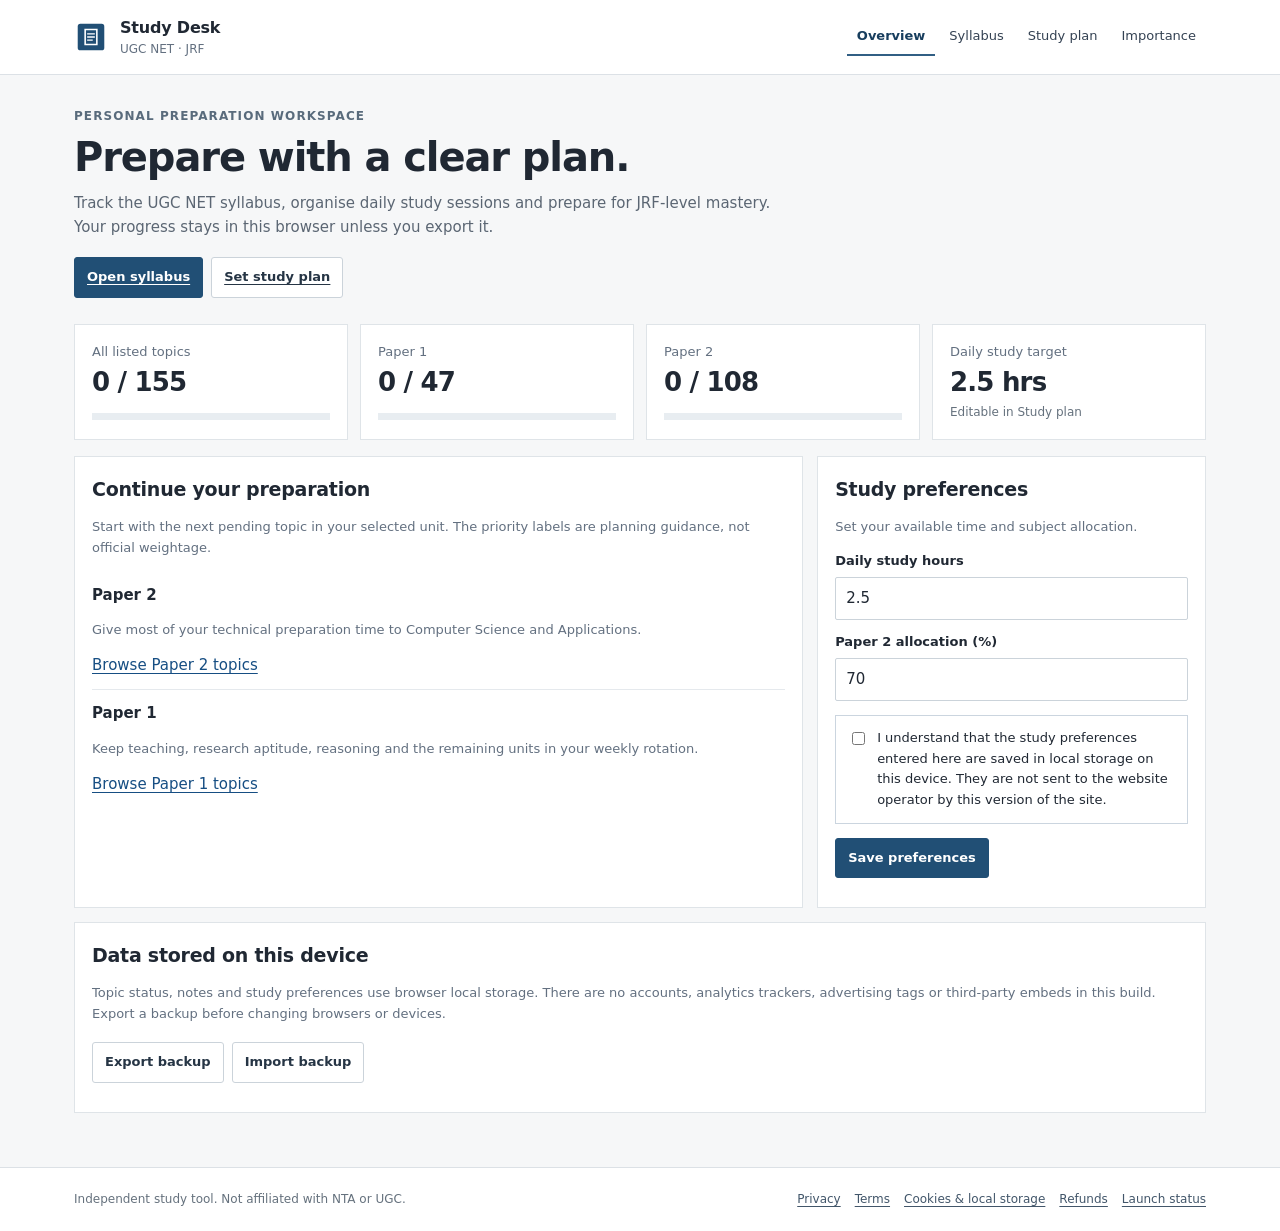
<file: index.html>
<!doctype html><html lang="en"><head><meta charset="utf-8"><meta name="viewport" content="width=device-width,initial-scale=1"><meta name="description" content="A personal study workspace for UGC NET and JRF preparation."><meta name="theme-color" content="#f6f7f8"><title>Study Desk | NET and JRF</title><link rel="icon" href="favicon.svg" type="image/svg+xml"><link rel="stylesheet" href="style.css"></head><body><a class="skip" href="#main">Skip to content</a><header class="top"><div class="shell topin"><a class="brand" href="index.html"><img src="favicon.svg" alt=""><span><strong>Study Desk</strong><small>UGC NET · JRF</small></span></a><nav class="nav" aria-label="Main navigation"><a href="index.html">Overview</a><a href="syllabus.html">Syllabus</a><a href="study-plan.html">Study plan</a><a href="weightage.html">Importance</a></nav></div></header><main id="main" class="shell main"><div class="intro"><div class="eyebrow">Personal preparation workspace</div><h1>Prepare with a clear plan.</h1><p>Track the UGC NET syllabus, organise daily study sessions and prepare for JRF-level mastery. Your progress stays in this browser unless you export it.</p><div class="hero-actions"><a class="button primary" href="syllabus.html">Open syllabus</a><a class="button" href="study-plan.html">Set study plan</a></div></div><div id="stats" class="grid" aria-label="Study progress"></div><div class="layout"><section class="panel"><h2>Continue your preparation</h2><p class="muted">Start with the next pending topic in your selected unit. The priority labels are planning guidance, not official weightage.</p><div class="day"><b>Paper 2</b><p class="muted">Give most of your technical preparation time to Computer Science and Applications.</p><a href="syllabus.html?paper=2">Browse Paper 2 topics</a></div><div class="day"><b>Paper 1</b><p class="muted">Keep teaching, research aptitude, reasoning and the remaining units in your weekly rotation.</p><a href="syllabus.html?paper=1">Browse Paper 1 topics</a></div></section><aside class="panel"><h2>Study preferences</h2><p class="muted">Set your available time and subject allocation.</p><div class="field"><label for="hours">Daily study hours</label><input id="hours" type="number" min="0.5" max="12" step="0.5" value="2.5"></div><div class="field"><label for="p2">Paper 2 allocation (%)</label><input id="p2" type="number" min="50" max="90" value="70"></div><div class="formnotice"><label class="checkline"><input type="checkbox" id="localNotice"> <span>I understand that the study preferences entered here are saved in local storage on this device. They are not sent to the website operator by this version of the site.</span></label></div><button class="button primary" id="savePlan">Save preferences</button><p id="planStatus" class="status" aria-live="polite"></p></aside></div><section class="panel" style="margin-top:14px"><h2>Data stored on this device</h2><p class="muted">Topic status, notes and study preferences use browser local storage. There are no accounts, analytics trackers, advertising tags or third-party embeds in this build. Export a backup before changing browsers or devices.</p><div class="hero-actions"><button class="button" id="export">Export backup</button><label class="button" for="import">Import backup</label><input class="hidden" id="import" type="file" accept="application/json"></div><p id="backupStatus" class="status" aria-live="polite"></p></section></main><footer class="footer"><div class="shell footerin"><span>Independent study tool. Not affiliated with NTA or UGC.</span><nav class="footerlinks" aria-label="Legal"><a href="privacy.html">Privacy</a><a href="terms.html">Terms</a><a href="cookies.html">Cookies & local storage</a><a href="refund.html">Refunds</a><a href="launch-checklist.html">Launch status</a></nav></div></footer><script>const syllabus=[
{paper:1,units:[
['Teaching Aptitude','Teaching: concept, objectives, levels (memory, understanding, reflective), characteristics and basic requirements','Learner characteristics: adolescent and adult learners, academic, social, emotional and cognitive characteristics; individual differences','Factors affecting teaching: teacher, learner, support material, facilities, learning environment and institution','Methods of teaching in institutions of higher learning: teacher-centred vs learner-centred; offline vs online; SWAYAM, MOOCs','Teaching support system: traditional, modern and ICT-based','Evaluation systems: elements and types; evaluation in CBCS; computer-based testing; innovations'],
['Research Aptitude','Research: meaning, types, characteristics and positivist/post-positivist approaches','Methods of research: experimental, descriptive, historical, qualitative and quantitative','Steps of research','Thesis and article writing: format and referencing styles','Application of ICT in research','Research ethics'],
['Comprehension','A passage of text is provided; questions are based on the passage and its interpretation'],
['Communication','Communication: meaning, types and characteristics','Effective communication: verbal and non-verbal, intercultural, group and classroom communication','Barriers to effective communication','Mass media and society'],
['Mathematical Reasoning and Aptitude','Types of reasoning','Number series, letter series, codes and relationships','Mathematical aptitude: fractions, time and distance, ratio, proportion, percentage, profit and loss, interest and averages'],
['Logical Reasoning','Understanding the structure of arguments: argument forms, structure, categorical propositions, mood and figure, formal and informal fallacies, uses of language, connotation and denotation, classical square of opposition','Evaluating and distinguishing deductive and inductive reasoning','Analogies','Venn diagram: simple and multiple use for establishing validity of arguments','Indian logic: means of knowledge; perception, inference, comparison, verbal testimony, implication and non-apprehension; structure and kinds of inference; fallacies of inference'],
['Data Interpretation','Sources, acquisition and classification of data','Quantitative and qualitative data','Graphical representation: bar chart, histogram, pie chart, table, line chart and mapping of data','Data interpretation','Data and governance'],
['Information and Communication Technology (ICT)','ICT: general abbreviations and terminology','Basics of Internet, Intranet, E-mail, audio and video conferencing','Digital initiatives in higher education','ICT and governance'],
['People, Development and Environment','Development and environment: Millennium Development Goals and Sustainable Development Goals','Human-environment interaction; anthropogenic activities and their impacts','Environmental issues: local, regional and global; air, water, soil, noise pollution; waste; climate change; global warming; ozone depletion; acid rain; impacts on human health','Natural and energy resources: renewable and non-renewable; solar, wind, hydro, geothermal, biomass, nuclear and forests','Natural hazards and disasters: mitigation strategies','Environmental Protection Act, air and water acts, wildlife protection, forest conservation, international agreements','International environmental agreements and conventions'],
['Higher Education System','Institutions of higher learning in ancient India','Evolution of higher learning and research in post-independence India','Oriental, conventional and non-conventional learning programmes','Professional, technical and skill-based education','Value education and environmental education','Policies, governance and administration: structure of institutions, regulatory bodies and governance']
]},
{paper:2,units:[
['Discrete Structures and Optimization','Mathematical Logic: propositional and predicate logic, propositional equivalences, normal forms, predicates and quantifiers, nested quantifiers, rules of inference','Sets and Relations: set operations, representation and properties of relations, equivalence relations, partial ordering','Counting, Mathematical Induction and Discrete Probability: basics of counting, pigeonhole principle, permutations and combinations, inclusion-exclusion principle, mathematical induction, probability, Bayes theorem','Group Theory: groups, subgroups, semigroups, products and quotients of algebraic structures, isomorphism, homomorphism, automorphism, rings, integral domains, fields, applications','Graph Theory: simple/multi/weighted graphs, paths and circuits, shortest paths, Eulerian and Hamiltonian paths/circuits, planar graphs, coloring, bipartite graphs, trees, prefix codes, traversals, spanning trees and cut-sets','Boolean Algebra: Boolean functions, representations and simplification','Optimization: linear programming, mathematical model, graphical solution, simplex and dual simplex, sensitivity analysis, integer programming, transportation and assignment models, PERT-CPM, critical path, resource levelling and project cost'],
['Computer System Architecture','Digital Logic Circuits: Boolean algebra, combinational circuits, sequential circuits, minimization, number representation and computer arithmetic','Data Representation: number systems, complements, fixed and floating point, character codes, error detection and correction','Register Transfer and Microoperations: register transfer language, bus and memory transfers, arithmetic, logic and shift microoperations','Basic Computer Organization and Design: instruction codes, computer registers, instructions, timing and control, instruction cycle, memory-reference instructions, I/O and interrupts','Programming the Basic Computer: machine language, assembly language, assembler and program loops','Microprogrammed Control: control memory, address sequencing and microprogram examples','Central Processing Unit: general register organization, stack organization, instruction formats, addressing modes, data transfer and manipulation, program control, RISC and CISC','Pipeline and Vector Processing: parallel processing, pipelining, arithmetic pipeline, instruction pipeline and vector processing','Input-Output Organization: peripherals, I/O interface, asynchronous data transfer, modes of transfer, priority interrupt, DMA and I/O processor','Memory Organization: hierarchy, main memory, auxiliary memory, associative memory, cache memory and virtual memory','Multiprocessors: characteristics, interconnection structures, interprocessor arbitration, communication and synchronization'],
['Programming Languages and Computer Graphics','Language design and translation issues: programming language concepts, paradigms, syntax and semantics','Elementary data types: properties, descriptors, declaration and type checking','Programming in C: tokens, expressions, control structures, functions, arrays, pointers, structures and unions','Object-oriented programming: concepts, classes, objects, inheritance, polymorphism, encapsulation and abstraction','C++ and Java programming concepts and language features','Web programming: HTML, XML, JavaScript and basic web concepts','Computer Graphics: display devices, raster and random scan systems, input devices, graphics software and standards','Output primitives: points, lines, circles, polygons, line and circle algorithms, filling algorithms','2D transformations and viewing: translation, rotation, scaling, reflection, shearing, windowing and clipping','3D object representation and transformations; projections and viewing','Visible surface detection, illumination models, shading, color models and curves/surfaces'],
['Database Management Systems','Database system concepts and architecture; data models, schemas and instances; three-schema architecture and data independence','ER model: entities, attributes, relationships, constraints and ER-to-relational mapping','Relational model: domains, tuples, relations, integrity constraints and relational algebra','Relational calculus: tuple and domain relational calculus','SQL: DDL, DML, DCL, queries, joins, views, constraints, assertions and triggers','Database design: functional dependencies, inference rules, normalization, 1NF, 2NF, 3NF, BCNF, multivalued and join dependencies, 4NF and 5NF','Query processing and optimization: algorithms, evaluation and query optimization','Transaction processing: ACID properties, schedules, serializability, recoverability and concurrency control','Concurrency control: locking, timestamp ordering, optimistic methods and multiversion techniques','Database recovery: log-based recovery, checkpoints and shadow paging','File organization and indexing: hashing, primary/secondary indexes, B/B+ trees','Distributed databases: fragmentation, replication, transparency and distributed transactions','Object-oriented, object-relational, deductive, XML and NoSQL database concepts; data warehousing and data mining'],
['System Software and Operating Systems','System software: assemblers, macros, loaders, linkers and compilers','Operating system structure, services, system calls and system programs','Processes: process concept, states, PCB, scheduling, operations and interprocess communication','Threads and multithreading models','CPU scheduling algorithms and performance criteria','Process synchronization: critical section, semaphores, monitors and classical problems','Deadlocks: characterization, prevention, avoidance, detection and recovery','Memory management: contiguous allocation, paging, segmentation and virtual memory','Page replacement, demand paging, thrashing and working-set model','File system interface, implementation, allocation methods and free-space management','I/O systems, disks, disk scheduling and storage management','Protection and security: access matrix, authentication, threats and security mechanisms','Distributed operating systems, real-time systems and virtualization'],
['Software Engineering','Software process models: waterfall, incremental, evolutionary, spiral, agile and unified process','Software requirements: functional/non-functional requirements, elicitation, analysis, specification and validation','Software design: architectural design, modularity, cohesion, coupling, structured and object-oriented design','Software project management: planning, estimation, scheduling, risk management and monitoring','Software metrics, size and effort estimation; COCOMO and function points','Software quality, SQA, standards, reviews and audits','Software testing: unit, integration, system, acceptance, regression, black-box and white-box testing','Software maintenance, reengineering, reverse engineering and configuration management','UML and modeling: use case, class, sequence, activity and state diagrams','Software reliability and dependability'],
['Data Structures and Algorithms','Arrays, records, stacks, queues, linked lists and their operations','Trees: binary trees, traversals, binary search trees, AVL trees, heaps, B-trees and B+ trees','Graphs: representations, BFS, DFS, connected components, spanning trees and shortest paths','Hashing: hash functions, collision resolution and hash tables','Algorithm analysis: time and space complexity, asymptotic notation and recurrence relations','Searching and sorting: linear/binary search, insertion, selection, bubble, merge, quick, heap and radix sort','Algorithm design: divide and conquer, greedy method, dynamic programming, backtracking and branch and bound','Graph algorithms: minimum spanning tree, shortest paths, topological sorting and network flow','Complexity theory: P, NP, NP-hard, NP-complete and reductions','Advanced structures and algorithmic problem solving'],
['Theory of Computation and Compilers','Formal languages and grammars: Chomsky hierarchy, regular, context-free, context-sensitive and unrestricted grammars','Finite automata: DFA, NFA, epsilon-NFA, conversion, minimization and equivalence','Regular expressions and regular languages; pumping lemma and closure properties','Context-free grammars: derivations, parse trees, ambiguity, simplification and normal forms','Pushdown automata and equivalence with context-free languages','Turing machines: models, variants, language acceptance and computability','Decidability and undecidability; reductions and classic undecidable problems','Compiler phases and structure: lexical analysis, syntax analysis, semantic analysis, intermediate code, optimization and code generation','Lexical analyzer design; regular expressions and finite automata','Parsing: top-down, recursive descent, predictive, bottom-up, shift-reduce, LR, SLR, LALR and CLR','Syntax-directed translation, symbol tables, run-time environments and error handling'],
['Data Communication and Computer Networks','Data communication components, modes, transmission media and performance measures','Network models: OSI and TCP/IP reference models','Physical layer: signals, encoding, modulation, multiplexing and transmission impairments','Data link layer: framing, error detection/correction, flow control, ARQ and MAC protocols','LAN technologies: Ethernet, switching, VLAN, wireless LAN and IEEE standards','Network layer: IPv4, IPv6, addressing, subnetting, routing and fragmentation','Routing algorithms and protocols: distance vector, link state, RIP, OSPF and BGP','Transport layer: UDP, TCP, flow control, congestion control and connection management','Application layer: DNS, HTTP/HTTPS, FTP, SMTP, POP, IMAP, DHCP and network applications','Network security: cryptography basics, authentication, firewalls, IDS and common attacks','Wireless, mobile, ad hoc and sensor networks; cloud and network management basics'],
['Artificial Intelligence','Introduction to AI: foundations, history, applications and intelligent agents','Problem solving and search: uninformed, informed, heuristic, local and adversarial search','Knowledge representation: logic, semantic networks, frames, rules and ontologies','Reasoning: propositional and first-order logic, inference, uncertainty and probabilistic reasoning','Planning: classical planning, partial-order planning and planning under uncertainty','Machine learning: supervised, unsupervised and reinforcement learning; decision trees, Bayesian learning, SVM, clustering and neural networks','Deep learning basics: perceptrons, multilayer networks, backpropagation and convolutional/recurrent architectures','Natural language processing: syntax, semantics, parsing, language models and applications','Expert systems: architecture, knowledge acquisition, inference engine and applications','Robotics: sensors, actuators, perception, localization, planning and control','Evolutionary computation, genetic algorithms, fuzzy logic and swarm intelligence']
]}];
const priorities={1:['A','A','C','B','A','A','B','B','B','B'],2:['A','B','B','A','A','B','A','A','A','A']};
const STORE='netjrf_state';let state={};try{state=JSON.parse(localStorage.getItem(STORE)||'{}')||{}}catch(e){state={}};for(const k of ['done','notes','revisions','pyq','plan'])state[k]=state[k]||{};
const save=()=>localStorage.setItem(STORE,JSON.stringify(state));
const esc=s=>String(s).replace(/[&<>"']/g,c=>({'&':'&amp;','<':'&lt;','>':'&gt;','"':'&quot;',"'":'&#39;'}[c]));
const units=()=>syllabus.flatMap(p=>p.units.map((u,i)=>({paper:p.paper,index:i,name:u[0],priority:priorities[p.paper][i],branches:u.slice(1)})));
const topics=()=>units().flatMap(u=>u.branches.map((text,bi)=>({id:`p${u.paper}u${u.index}b${bi}t0`,paper:u.paper,unit:u.name,text,priority:u.priority})));
const all=topics();const doneCount=()=>all.filter(t=>state.done[t.id]).length;
function mark(id,checked){state.done[id]=checked;if(checked){let d=new Date();state.revisions[id]=[1,7,15,30].map(n=>{let x=new Date(d);x.setDate(x.getDate()+n);return x.toISOString().slice(0,10)})}else delete state.revisions[id];save();renderStats();renderTree();renderRevisions();}
function renderStats(){const p1=all.filter(t=>t.paper===1),p2=all.filter(t=>t.paper===2);const metric=(label,n,total)=>`<article class="panel"><div class="muted">${label}</div><div class="metric">${n} / ${total}</div><div class="progress" role="progressbar" aria-label="${label} completion" aria-valuemin="0" aria-valuemax="${total}" aria-valuenow="${n}"><span style="width:${total?100*n/total:0}%"></span></div></article>`;const el=document.getElementById('stats');if(el)el.innerHTML=metric('All listed topics',doneCount(),all.length)+metric('Paper 1',p1.filter(t=>state.done[t.id]).length,p1.length)+metric('Paper 2',p2.filter(t=>state.done[t.id]).length,p2.length)+`<article class="panel"><div class="muted">Daily study target</div><div class="metric">${Number(state.plan.hours||2.5)} hrs</div><div class="small">Editable in Study plan</div></article>`;}
function renderTree(){const host=document.getElementById('tree');if(!host)return;const q=(document.getElementById('q')?.value||'').toLowerCase(),pf=document.getElementById('pf')?.value||'all',sf=document.getElementById('sf')?.value||'all';let out='';for(const p of syllabus){if(pf!=='all'&&pf!=p.paper)continue;let rows='';p.units.forEach((u,i)=>{const list=u.slice(1).map((text,bi)=>({id:`p${p.paper}u${i}b${bi}t0`,text})).filter(t=>(!q||(u[0]+' '+t.text).toLowerCase().includes(q))&&(sf==='all'||(sf==='done')===!!state.done[t.id]));if(!list.length)return;const pr=priorities[p.paper][i],count=u.slice(1).filter((_,bi)=>state.done[`p${p.paper}u${i}b${bi}t0`]).length;rows+=`<details class="unit"><summary><span class="unitname">${esc(u[0])}</span><span class="priority">Priority ${pr}</span><span class="small">${count}/${u.length-1}</span></summary><div class="unitbody">${list.map(t=>`<div class="topic ${state.done[t.id]?'done':''}"><input type="checkbox" id="c-${t.id}" ${state.done[t.id]?'checked':''} onchange="mark('${t.id}',this.checked)"><label for="c-${t.id}">${esc(t.text)}</label><button class="button" type="button" onclick="openNote('${t.id}')">Notes</button></div>`).join('')}</div></details>`});if(rows)out+=`<h2>${p.paper===1?'Paper 1 · General':'Paper 2 · Computer Science & Applications'}</h2>${rows}`;}host.innerHTML=out||'<div class="empty">No matching topics. Change the search or filters.</div>';}
function openNote(id){const t=all.find(x=>x.id===id);const box=document.getElementById('noteBox');if(!box||!t)return;box.classList.remove('hidden');box.innerHTML=`<h3>${esc(t.unit)}</h3><p>${esc(t.text)}</p><label class="field">Your notes<textarea id="noteText" rows="5">${esc(state.notes[id]||'')}</textarea></label><div class="hero-actions"><button class="button primary" onclick="saveNote('${id}')">Save notes on this device</button><button class="button" onclick="document.getElementById('noteBox').classList.add('hidden')">Close</button></div><p class="small">Notes are stored in this browser and are not sent to this website operator.</p>`;box.scrollIntoView({block:'nearest'});}
function saveNote(id){state.notes[id]=document.getElementById('noteText').value;save();document.getElementById('noteStatus').textContent='Notes saved in this browser.';}
function renderRevisions(){const el=document.getElementById('revisions');if(!el)return;const today=new Date().toISOString().slice(0,10),arr=[];all.forEach(t=>(state.revisions[t.id]||[]).forEach(d=>arr.push({t,d})));arr.sort((a,b)=>a.d.localeCompare(b.d));el.innerHTML=arr.length?arr.map(x=>`<div class="day"><b>${x.d<=today?'Due':'Upcoming'} · ${x.d}</b><div>${esc(x.t.text)}</div></div>`).join(''):'<p class="muted">No revision dates yet. Mark a topic complete to schedule revisions.</p>';}
function setup(){renderStats();renderTree();renderRevisions();document.getElementById('q')?.addEventListener('input',renderTree);['pf','sf'].forEach(id=>document.getElementById(id)?.addEventListener('change',renderTree));document.getElementById('savePlan')?.addEventListener('click',()=>{if(!document.getElementById('localNotice')?.checked){document.getElementById('planStatus').textContent='Please acknowledge the local storage notice before saving.';document.getElementById('localNotice')?.focus();return;}const h=Number(document.getElementById('hours').value),p=Number(document.getElementById('p2').value);if(!(h>0&&h<=12&&p>=50&&p<=90)){document.getElementById('planStatus').textContent='Enter daily hours from 0.5 to 12 and Paper 2 allocation from 50 to 90.';return;}state.plan={hours:h,p2:p};save();renderStats();document.getElementById('planStatus').textContent='Study preferences saved in this browser.';});document.getElementById('export')?.addEventListener('click',()=>{const a=document.createElement('a'),url=URL.createObjectURL(new Blob([JSON.stringify(state,null,2)],{type:'application/json'}));a.href=url;a.download='study-desk-backup.json';a.click();URL.revokeObjectURL(url);});document.getElementById('import')?.addEventListener('change',e=>{const f=e.target.files[0];if(!f)return;const r=new FileReader();r.onload=()=>{try{const x=JSON.parse(r.result);if(!x||typeof x!=='object'||Array.isArray(x))throw Error();state={...state,...x};for(const k of ['done','notes','revisions','pyq','plan'])state[k]=state[k]||{};delete state.apset;save();location.reload();}catch(err){document.getElementById('backupStatus').textContent='The selected file is not a valid Study Desk backup.';}};r.readAsText(f);});document.getElementById('reset')?.addEventListener('click',()=>{if(confirm('Delete this website’s saved progress and notes from this browser? Export a backup first if needed.')){localStorage.removeItem(STORE);location.reload();}});const h=document.getElementById('hours'),p=document.getElementById('p2');if(h)h.value=state.plan.hours||2.5;if(p)p.value=state.plan.p2||70;}
setup();</script><script>(function(){const current=(location.pathname.split('/').pop()||'index.html').toLowerCase();document.querySelectorAll('.nav a').forEach(a=>{const target=(a.getAttribute('href')||'').split('?')[0].toLowerCase();if(target===current){a.setAttribute('aria-current','page');}else{a.removeAttribute('aria-current');}});})();</script></body></html>
</file>
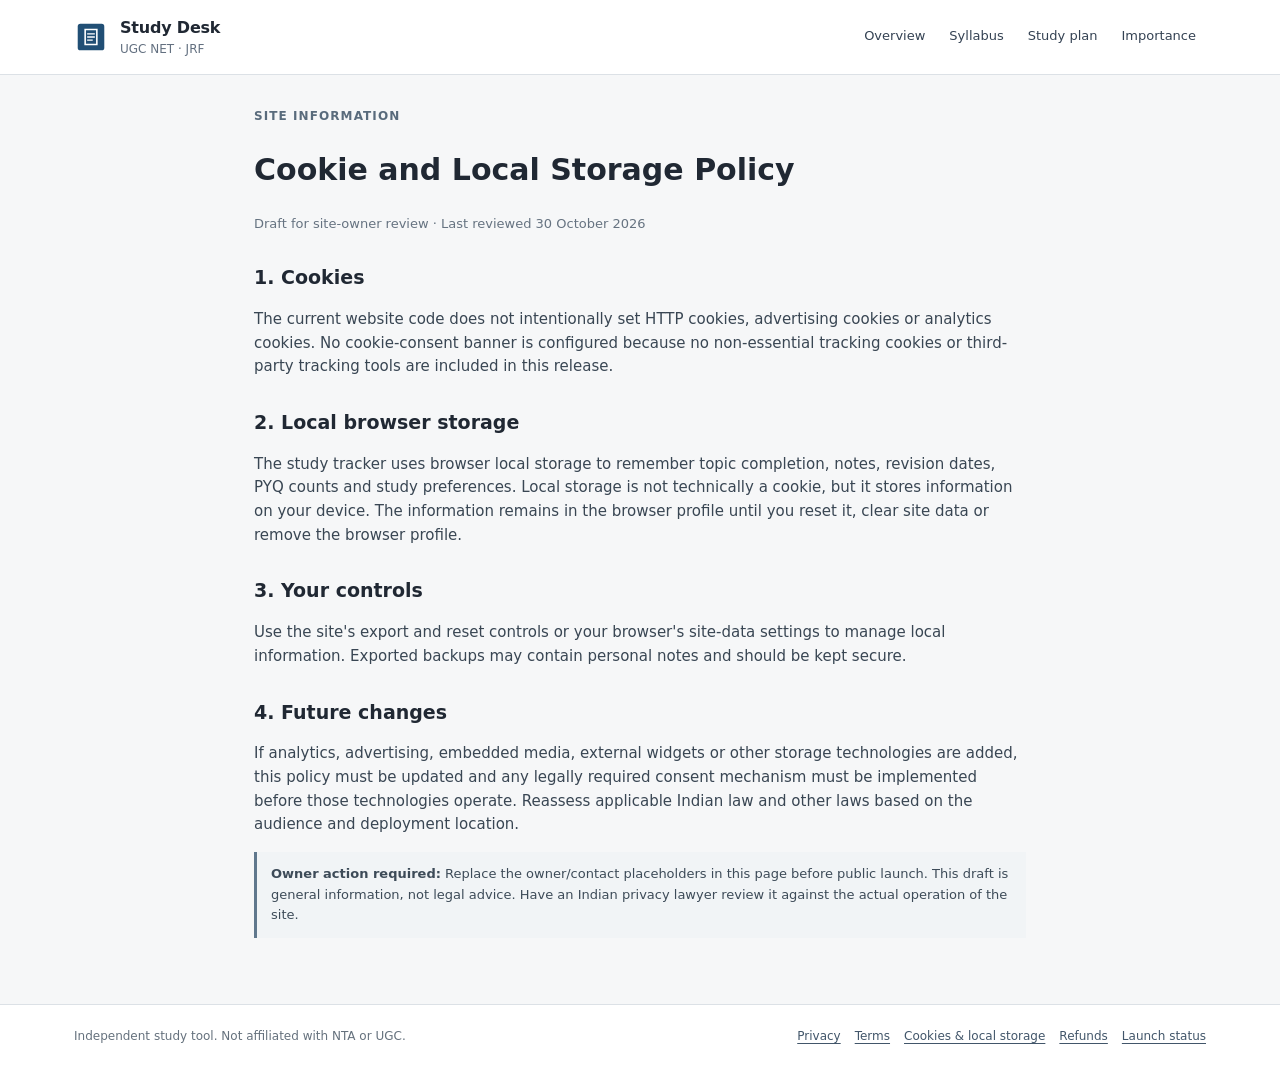
<file: cookies.html>
<!doctype html><html lang="en"><head><meta charset="utf-8"><meta name="viewport" content="width=device-width,initial-scale=1"><meta name="description" content="A personal study workspace for UGC NET and JRF preparation."><meta name="theme-color" content="#f6f7f8"><title>Cookie and Local Storage Policy | Study Desk</title><link rel="icon" href="favicon.svg" type="image/svg+xml"><link rel="stylesheet" href="style.css"></head><body><a class="skip" href="#main">Skip to content</a><header class="top"><div class="shell topin"><a class="brand" href="index.html"><img src="favicon.svg" alt=""><span><strong>Study Desk</strong><small>UGC NET · JRF</small></span></a><nav class="nav" aria-label="Main navigation"><a href="index.html">Overview</a><a href="syllabus.html">Syllabus</a><a href="study-plan.html">Study plan</a><a href="weightage.html">Importance</a></nav></div></header><main id="main" class="shell main legal"><div class="eyebrow">Site information</div><h1>Cookie and Local Storage Policy</h1><p class="updated">Draft for site-owner review · Last reviewed 30 October 2026</p><h2>1. Cookies</h2><p>The current website code does not intentionally set HTTP cookies, advertising cookies or analytics cookies. No cookie-consent banner is configured because no non-essential tracking cookies or third-party tracking tools are included in this release.</p><h2>2. Local browser storage</h2><p>The study tracker uses browser local storage to remember topic completion, notes, revision dates, PYQ counts and study preferences. Local storage is not technically a cookie, but it stores information on your device. The information remains in the browser profile until you reset it, clear site data or remove the browser profile.</p><h2>3. Your controls</h2><p>Use the site's export and reset controls or your browser's site-data settings to manage local information. Exported backups may contain personal notes and should be kept secure.</p><h2>4. Future changes</h2><p>If analytics, advertising, embedded media, external widgets or other storage technologies are added, this policy must be updated and any legally required consent mechanism must be implemented before those technologies operate. Reassess applicable Indian law and other laws based on the audience and deployment location.</p><div class="notice"><b>Owner action required:</b> Replace the owner/contact placeholders in this page before public launch. This draft is general information, not legal advice. Have an Indian privacy lawyer review it against the actual operation of the site.</div></main><footer class="footer"><div class="shell footerin"><span>Independent study tool. Not affiliated with NTA or UGC.</span><nav class="footerlinks" aria-label="Legal"><a href="privacy.html">Privacy</a><a href="terms.html">Terms</a><a href="cookies.html">Cookies & local storage</a><a href="refund.html">Refunds</a><a href="launch-checklist.html">Launch status</a></nav></div></footer><script>(function(){const current=(location.pathname.split('/').pop()||'index.html').toLowerCase();document.querySelectorAll('.nav a').forEach(a=>{const target=(a.getAttribute('href')||'').split('?')[0].toLowerCase();if(target===current){a.setAttribute('aria-current','page');}else{a.removeAttribute('aria-current');}});})();</script></body></html>
</file>
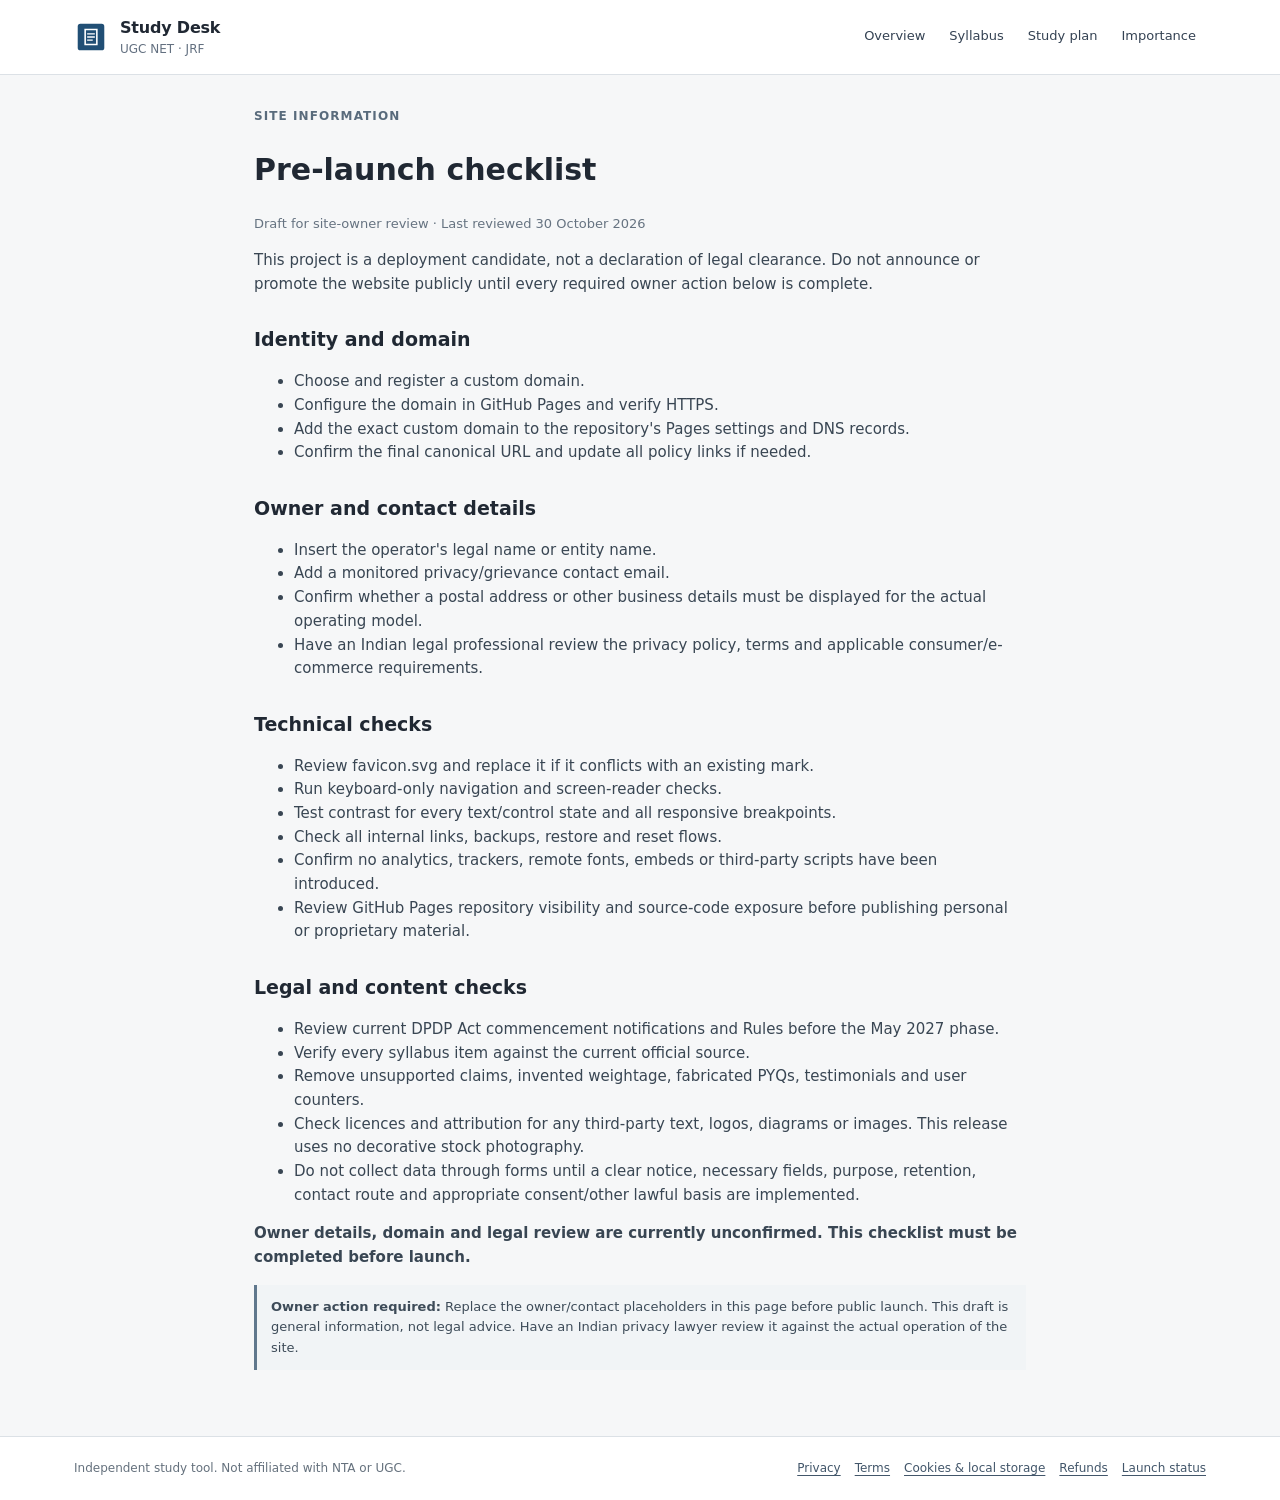
<file: launch-checklist.html>
<!doctype html><html lang="en"><head><meta charset="utf-8"><meta name="viewport" content="width=device-width,initial-scale=1"><meta name="description" content="A personal study workspace for UGC NET and JRF preparation."><meta name="theme-color" content="#f6f7f8"><title>Pre-launch checklist | Study Desk</title><link rel="icon" href="favicon.svg" type="image/svg+xml"><link rel="stylesheet" href="style.css"></head><body><a class="skip" href="#main">Skip to content</a><header class="top"><div class="shell topin"><a class="brand" href="index.html"><img src="favicon.svg" alt=""><span><strong>Study Desk</strong><small>UGC NET · JRF</small></span></a><nav class="nav" aria-label="Main navigation"><a href="index.html">Overview</a><a href="syllabus.html">Syllabus</a><a href="study-plan.html">Study plan</a><a href="weightage.html">Importance</a></nav></div></header><main id="main" class="shell main legal"><div class="eyebrow">Site information</div><h1>Pre-launch checklist</h1><p class="updated">Draft for site-owner review · Last reviewed 30 October 2026</p><p>This project is a deployment candidate, not a declaration of legal clearance. Do not announce or promote the website publicly until every required owner action below is complete.</p><h2>Identity and domain</h2><ul><li>Choose and register a custom domain.</li><li>Configure the domain in GitHub Pages and verify HTTPS.</li><li>Add the exact custom domain to the repository's Pages settings and DNS records.</li><li>Confirm the final canonical URL and update all policy links if needed.</li></ul><h2>Owner and contact details</h2><ul><li>Insert the operator's legal name or entity name.</li><li>Add a monitored privacy/grievance contact email.</li><li>Confirm whether a postal address or other business details must be displayed for the actual operating model.</li><li>Have an Indian legal professional review the privacy policy, terms and applicable consumer/e-commerce requirements.</li></ul><h2>Technical checks</h2><ul><li>Review favicon.svg and replace it if it conflicts with an existing mark.</li><li>Run keyboard-only navigation and screen-reader checks.</li><li>Test contrast for every text/control state and all responsive breakpoints.</li><li>Check all internal links, backups, restore and reset flows.</li><li>Confirm no analytics, trackers, remote fonts, embeds or third-party scripts have been introduced.</li><li>Review GitHub Pages repository visibility and source-code exposure before publishing personal or proprietary material.</li></ul><h2>Legal and content checks</h2><ul><li>Review current DPDP Act commencement notifications and Rules before the May 2027 phase.</li><li>Verify every syllabus item against the current official source.</li><li>Remove unsupported claims, invented weightage, fabricated PYQs, testimonials and user counters.</li><li>Check licences and attribution for any third-party text, logos, diagrams or images. This release uses no decorative stock photography.</li><li>Do not collect data through forms until a clear notice, necessary fields, purpose, retention, contact route and appropriate consent/other lawful basis are implemented.</li></ul><p><b>Owner details, domain and legal review are currently unconfirmed. This checklist must be completed before launch.</b></p><div class="notice"><b>Owner action required:</b> Replace the owner/contact placeholders in this page before public launch. This draft is general information, not legal advice. Have an Indian privacy lawyer review it against the actual operation of the site.</div></main><footer class="footer"><div class="shell footerin"><span>Independent study tool. Not affiliated with NTA or UGC.</span><nav class="footerlinks" aria-label="Legal"><a href="privacy.html">Privacy</a><a href="terms.html">Terms</a><a href="cookies.html">Cookies & local storage</a><a href="refund.html">Refunds</a><a href="launch-checklist.html">Launch status</a></nav></div></footer><script>(function(){const current=(location.pathname.split('/').pop()||'index.html').toLowerCase();document.querySelectorAll('.nav a').forEach(a=>{const target=(a.getAttribute('href')||'').split('?')[0].toLowerCase();if(target===current){a.setAttribute('aria-current','page');}else{a.removeAttribute('aria-current');}});})();</script></body></html>
</file>
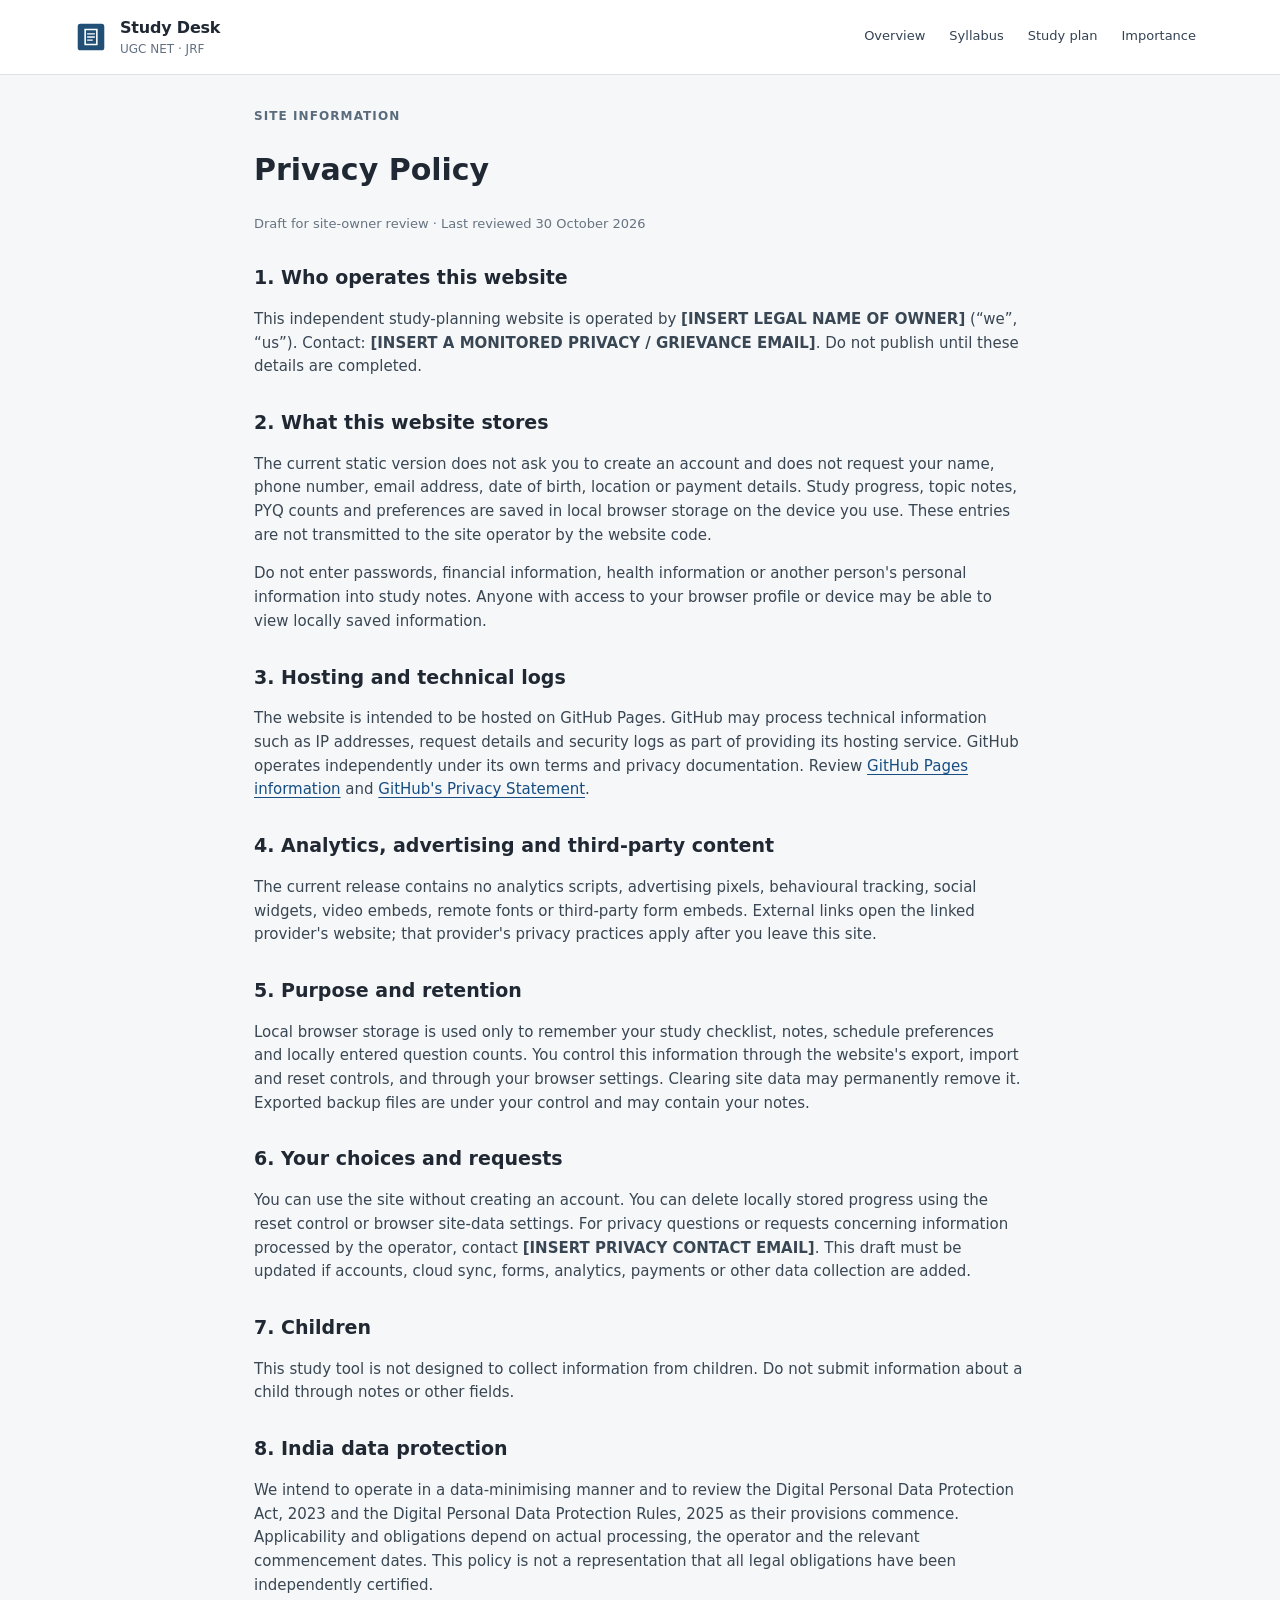
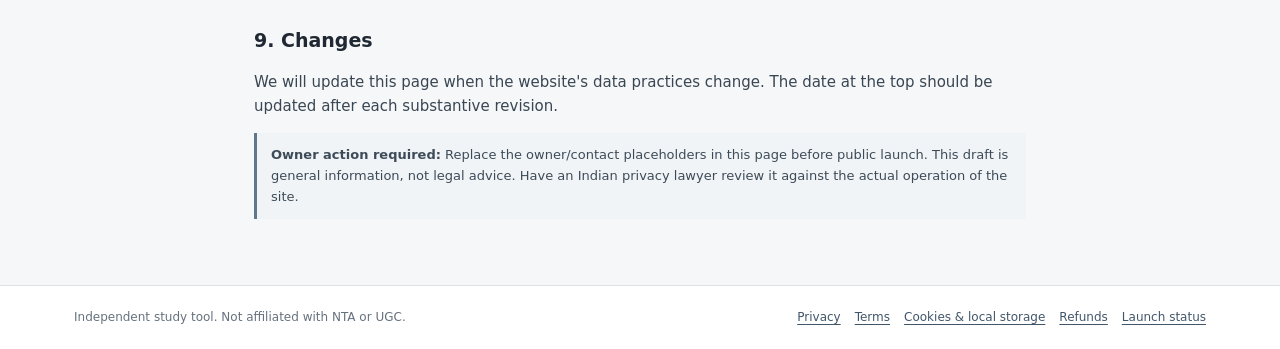
<file: privacy.html>
<!doctype html><html lang="en"><head><meta charset="utf-8"><meta name="viewport" content="width=device-width,initial-scale=1"><meta name="description" content="A personal study workspace for UGC NET and JRF preparation."><meta name="theme-color" content="#f6f7f8"><title>Privacy Policy | Study Desk</title><link rel="icon" href="favicon.svg" type="image/svg+xml"><link rel="stylesheet" href="style.css"></head><body><a class="skip" href="#main">Skip to content</a><header class="top"><div class="shell topin"><a class="brand" href="index.html"><img src="favicon.svg" alt=""><span><strong>Study Desk</strong><small>UGC NET · JRF</small></span></a><nav class="nav" aria-label="Main navigation"><a href="index.html">Overview</a><a href="syllabus.html">Syllabus</a><a href="study-plan.html">Study plan</a><a href="weightage.html">Importance</a></nav></div></header><main id="main" class="shell main legal"><div class="eyebrow">Site information</div><h1>Privacy Policy</h1><p class="updated">Draft for site-owner review · Last reviewed 30 October 2026</p><h2>1. Who operates this website</h2><p>This independent study-planning website is operated by <b>[INSERT LEGAL NAME OF OWNER]</b> (“we”, “us”). Contact: <b>[INSERT A MONITORED PRIVACY / GRIEVANCE EMAIL]</b>. Do not publish until these details are completed.</p><h2>2. What this website stores</h2><p>The current static version does not ask you to create an account and does not request your name, phone number, email address, date of birth, location or payment details. Study progress, topic notes, PYQ counts and preferences are saved in local browser storage on the device you use. These entries are not transmitted to the site operator by the website code.</p><p>Do not enter passwords, financial information, health information or another person's personal information into study notes. Anyone with access to your browser profile or device may be able to view locally saved information.</p><h2>3. Hosting and technical logs</h2><p>The website is intended to be hosted on GitHub Pages. GitHub may process technical information such as IP addresses, request details and security logs as part of providing its hosting service. GitHub operates independently under its own terms and privacy documentation. Review <a href="https://docs.github.com/en/pages/getting-started-with-github-pages/about-github-pages" rel="noopener noreferrer">GitHub Pages information</a> and <a href="https://docs.github.com/en/site-policy/privacy-policies/github-privacy-statement" rel="noopener noreferrer">GitHub's Privacy Statement</a>.</p><h2>4. Analytics, advertising and third-party content</h2><p>The current release contains no analytics scripts, advertising pixels, behavioural tracking, social widgets, video embeds, remote fonts or third-party form embeds. External links open the linked provider's website; that provider's privacy practices apply after you leave this site.</p><h2>5. Purpose and retention</h2><p>Local browser storage is used only to remember your study checklist, notes, schedule preferences and locally entered question counts. You control this information through the website's export, import and reset controls, and through your browser settings. Clearing site data may permanently remove it. Exported backup files are under your control and may contain your notes.</p><h2>6. Your choices and requests</h2><p>You can use the site without creating an account. You can delete locally stored progress using the reset control or browser site-data settings. For privacy questions or requests concerning information processed by the operator, contact <b>[INSERT PRIVACY CONTACT EMAIL]</b>. This draft must be updated if accounts, cloud sync, forms, analytics, payments or other data collection are added.</p><h2>7. Children</h2><p>This study tool is not designed to collect information from children. Do not submit information about a child through notes or other fields.</p><h2>8. India data protection</h2><p>We intend to operate in a data-minimising manner and to review the Digital Personal Data Protection Act, 2023 and the Digital Personal Data Protection Rules, 2025 as their provisions commence. Applicability and obligations depend on actual processing, the operator and the relevant commencement dates. This policy is not a representation that all legal obligations have been independently certified.</p><h2>9. Changes</h2><p>We will update this page when the website's data practices change. The date at the top should be updated after each substantive revision.</p><div class="notice"><b>Owner action required:</b> Replace the owner/contact placeholders in this page before public launch. This draft is general information, not legal advice. Have an Indian privacy lawyer review it against the actual operation of the site.</div></main><footer class="footer"><div class="shell footerin"><span>Independent study tool. Not affiliated with NTA or UGC.</span><nav class="footerlinks" aria-label="Legal"><a href="privacy.html">Privacy</a><a href="terms.html">Terms</a><a href="cookies.html">Cookies & local storage</a><a href="refund.html">Refunds</a><a href="launch-checklist.html">Launch status</a></nav></div></footer><script>(function(){const current=(location.pathname.split('/').pop()||'index.html').toLowerCase();document.querySelectorAll('.nav a').forEach(a=>{const target=(a.getAttribute('href')||'').split('?')[0].toLowerCase();if(target===current){a.setAttribute('aria-current','page');}else{a.removeAttribute('aria-current');}});})();</script></body></html>
</file>
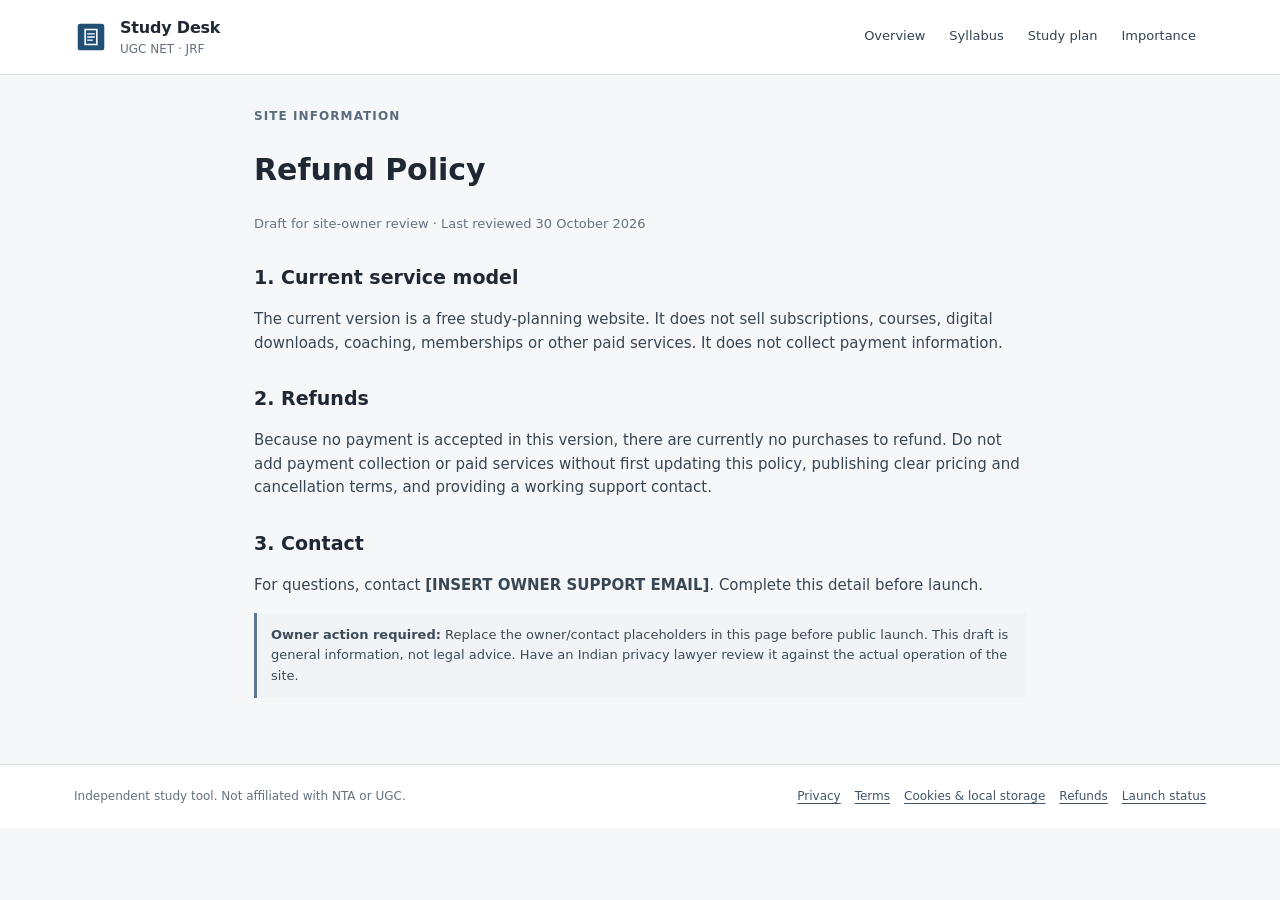
<file: refund.html>
<!doctype html><html lang="en"><head><meta charset="utf-8"><meta name="viewport" content="width=device-width,initial-scale=1"><meta name="description" content="A personal study workspace for UGC NET and JRF preparation."><meta name="theme-color" content="#f6f7f8"><title>Refund Policy | Study Desk</title><link rel="icon" href="favicon.svg" type="image/svg+xml"><link rel="stylesheet" href="style.css"></head><body><a class="skip" href="#main">Skip to content</a><header class="top"><div class="shell topin"><a class="brand" href="index.html"><img src="favicon.svg" alt=""><span><strong>Study Desk</strong><small>UGC NET · JRF</small></span></a><nav class="nav" aria-label="Main navigation"><a href="index.html">Overview</a><a href="syllabus.html">Syllabus</a><a href="study-plan.html">Study plan</a><a href="weightage.html">Importance</a></nav></div></header><main id="main" class="shell main legal"><div class="eyebrow">Site information</div><h1>Refund Policy</h1><p class="updated">Draft for site-owner review · Last reviewed 30 October 2026</p><h2>1. Current service model</h2><p>The current version is a free study-planning website. It does not sell subscriptions, courses, digital downloads, coaching, memberships or other paid services. It does not collect payment information.</p><h2>2. Refunds</h2><p>Because no payment is accepted in this version, there are currently no purchases to refund. Do not add payment collection or paid services without first updating this policy, publishing clear pricing and cancellation terms, and providing a working support contact.</p><h2>3. Contact</h2><p>For questions, contact <b>[INSERT OWNER SUPPORT EMAIL]</b>. Complete this detail before launch.</p><div class="notice"><b>Owner action required:</b> Replace the owner/contact placeholders in this page before public launch. This draft is general information, not legal advice. Have an Indian privacy lawyer review it against the actual operation of the site.</div></main><footer class="footer"><div class="shell footerin"><span>Independent study tool. Not affiliated with NTA or UGC.</span><nav class="footerlinks" aria-label="Legal"><a href="privacy.html">Privacy</a><a href="terms.html">Terms</a><a href="cookies.html">Cookies & local storage</a><a href="refund.html">Refunds</a><a href="launch-checklist.html">Launch status</a></nav></div></footer><script>(function(){const current=(location.pathname.split('/').pop()||'index.html').toLowerCase();document.querySelectorAll('.nav a').forEach(a=>{const target=(a.getAttribute('href')||'').split('?')[0].toLowerCase();if(target===current){a.setAttribute('aria-current','page');}else{a.removeAttribute('aria-current');}});})();</script></body></html>
</file>
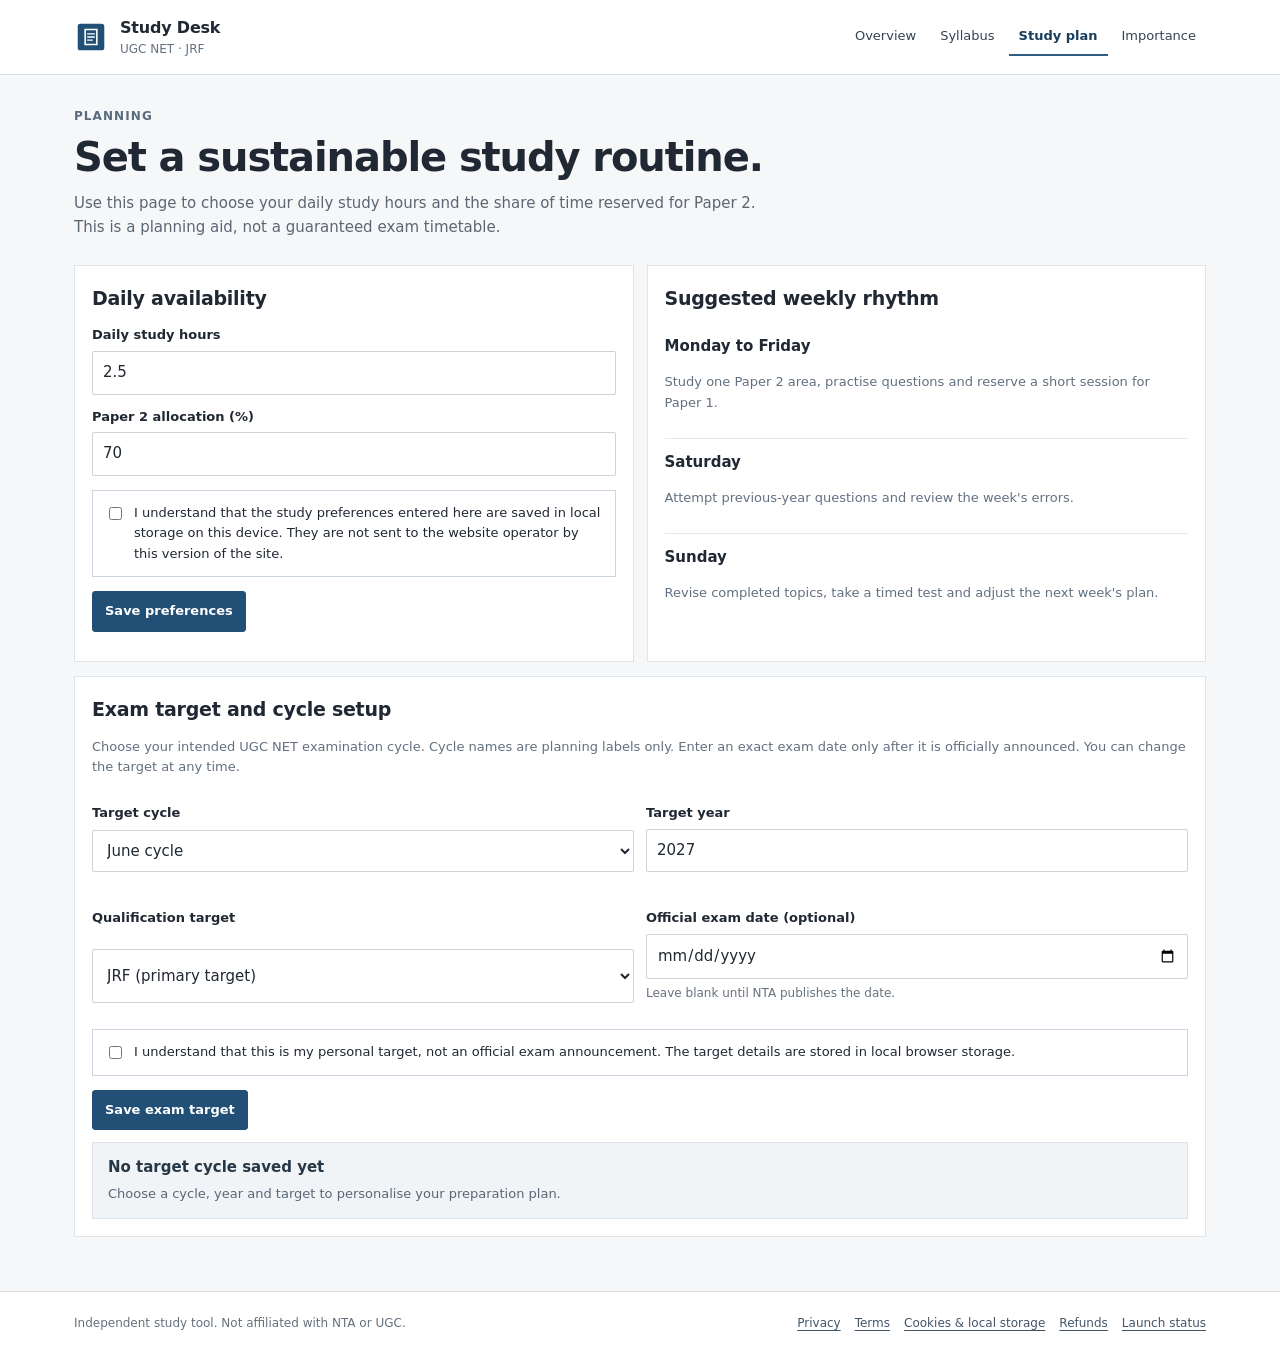
<file: study-plan.html>
<!doctype html><html lang="en"><head><meta charset="utf-8"><meta name="viewport" content="width=device-width,initial-scale=1"><meta name="description" content="A personal study workspace for UGC NET and JRF preparation."><meta name="theme-color" content="#f6f7f8"><title>Study Desk | NET and JRF</title><link rel="icon" href="favicon.svg" type="image/svg+xml"><link rel="stylesheet" href="style.css"></head><body><a class="skip" href="#main">Skip to content</a><header class="top"><div class="shell topin"><a class="brand" href="index.html"><img src="favicon.svg" alt=""><span><strong>Study Desk</strong><small>UGC NET · JRF</small></span></a><nav class="nav" aria-label="Main navigation"><a href="index.html">Overview</a><a href="syllabus.html">Syllabus</a><a href="study-plan.html">Study plan</a><a href="weightage.html">Importance</a></nav></div></header><main id="main" class="shell main"><div class="intro"><div class="eyebrow">Planning</div><h1>Set a sustainable study routine.</h1><p>Use this page to choose your daily study hours and the share of time reserved for Paper 2. This is a planning aid, not a guaranteed exam timetable.</p></div><div class="two"><section class="panel"><h2>Daily availability</h2><div class="field"><label for="hours">Daily study hours</label><input id="hours" type="number" min="0.5" max="12" step="0.5"></div><div class="field"><label for="p2">Paper 2 allocation (%)</label><input id="p2" type="number" min="50" max="90"></div><div class="formnotice"><label class="checkline"><input type="checkbox" id="localNotice"> <span>I understand that the study preferences entered here are saved in local storage on this device. They are not sent to the website operator by this version of the site.</span></label></div><button class="button primary" id="savePlan">Save preferences</button><p id="planStatus" class="status" aria-live="polite"></p></section><section class="panel"><h2>Suggested weekly rhythm</h2><div class="day"><b>Monday to Friday</b><p class="muted">Study one Paper 2 area, practise questions and reserve a short session for Paper 1.</p></div><div class="day"><b>Saturday</b><p class="muted">Attempt previous-year questions and review the week's errors.</p></div><div class="day"><b>Sunday</b><p class="muted">Revise completed topics, take a timed test and adjust the next week's plan.</p></div></section></div><section class="panel" style="margin-top:14px" aria-labelledby="examTargetHeading"><h2 id="examTargetHeading">Exam target and cycle setup</h2><p class="muted">Choose your intended UGC NET examination cycle. Cycle names are planning labels only. Enter an exact exam date only after it is officially announced. You can change the target at any time.</p><div class="exam-grid"><div class="field"><label for="examCycle">Target cycle</label><select id="examCycle"><option value="June">June cycle</option><option value="December">December cycle</option><option value="Custom">Custom / date not aligned to cycle</option></select></div><div class="field"><label for="examYear">Target year</label><input id="examYear" type="number" min="2026" max="2040" step="1" value="2027"></div><div class="field"><label for="examGoal">Qualification target</label><select id="examGoal"><option value="JRF">JRF (primary target)</option><option value="Assistant Professor">Assistant Professor / NET</option><option value="PhD admission">PhD admission only</option></select></div><div class="field"><label for="examDate">Official exam date (optional)</label><input id="examDate" type="date"><span class="small">Leave blank until NTA publishes the date.</span></div></div><div class="formnotice"><label class="checkline"><input type="checkbox" id="examNotice"> <span>I understand that this is my personal target, not an official exam announcement. The target details are stored in local browser storage.</span></label></div><button class="button primary" id="saveExamTarget" type="button">Save exam target</button><p id="examTargetStatus" class="status" aria-live="polite"></p><div id="examTargetSummary" class="exam-summary" aria-live="polite"><strong>No target cycle saved yet</strong><p>Choose a cycle, year and target to personalise your preparation plan.</p></div></section></main><footer class="footer"><div class="shell footerin"><span>Independent study tool. Not affiliated with NTA or UGC.</span><nav class="footerlinks" aria-label="Legal"><a href="privacy.html">Privacy</a><a href="terms.html">Terms</a><a href="cookies.html">Cookies & local storage</a><a href="refund.html">Refunds</a><a href="launch-checklist.html">Launch status</a></nav></div></footer><script>const syllabus=[
{paper:1,units:[
['Teaching Aptitude','Teaching: concept, objectives, levels (memory, understanding, reflective), characteristics and basic requirements','Learner characteristics: adolescent and adult learners, academic, social, emotional and cognitive characteristics; individual differences','Factors affecting teaching: teacher, learner, support material, facilities, learning environment and institution','Methods of teaching in institutions of higher learning: teacher-centred vs learner-centred; offline vs online; SWAYAM, MOOCs','Teaching support system: traditional, modern and ICT-based','Evaluation systems: elements and types; evaluation in CBCS; computer-based testing; innovations'],
['Research Aptitude','Research: meaning, types, characteristics and positivist/post-positivist approaches','Methods of research: experimental, descriptive, historical, qualitative and quantitative','Steps of research','Thesis and article writing: format and referencing styles','Application of ICT in research','Research ethics'],
['Comprehension','A passage of text is provided; questions are based on the passage and its interpretation'],
['Communication','Communication: meaning, types and characteristics','Effective communication: verbal and non-verbal, intercultural, group and classroom communication','Barriers to effective communication','Mass media and society'],
['Mathematical Reasoning and Aptitude','Types of reasoning','Number series, letter series, codes and relationships','Mathematical aptitude: fractions, time and distance, ratio, proportion, percentage, profit and loss, interest and averages'],
['Logical Reasoning','Understanding the structure of arguments: argument forms, structure, categorical propositions, mood and figure, formal and informal fallacies, uses of language, connotation and denotation, classical square of opposition','Evaluating and distinguishing deductive and inductive reasoning','Analogies','Venn diagram: simple and multiple use for establishing validity of arguments','Indian logic: means of knowledge; perception, inference, comparison, verbal testimony, implication and non-apprehension; structure and kinds of inference; fallacies of inference'],
['Data Interpretation','Sources, acquisition and classification of data','Quantitative and qualitative data','Graphical representation: bar chart, histogram, pie chart, table, line chart and mapping of data','Data interpretation','Data and governance'],
['Information and Communication Technology (ICT)','ICT: general abbreviations and terminology','Basics of Internet, Intranet, E-mail, audio and video conferencing','Digital initiatives in higher education','ICT and governance'],
['People, Development and Environment','Development and environment: Millennium Development Goals and Sustainable Development Goals','Human-environment interaction; anthropogenic activities and their impacts','Environmental issues: local, regional and global; air, water, soil, noise pollution; waste; climate change; global warming; ozone depletion; acid rain; impacts on human health','Natural and energy resources: renewable and non-renewable; solar, wind, hydro, geothermal, biomass, nuclear and forests','Natural hazards and disasters: mitigation strategies','Environmental Protection Act, air and water acts, wildlife protection, forest conservation, international agreements','International environmental agreements and conventions'],
['Higher Education System','Institutions of higher learning in ancient India','Evolution of higher learning and research in post-independence India','Oriental, conventional and non-conventional learning programmes','Professional, technical and skill-based education','Value education and environmental education','Policies, governance and administration: structure of institutions, regulatory bodies and governance']
]},
{paper:2,units:[
['Discrete Structures and Optimization','Mathematical Logic: propositional and predicate logic, propositional equivalences, normal forms, predicates and quantifiers, nested quantifiers, rules of inference','Sets and Relations: set operations, representation and properties of relations, equivalence relations, partial ordering','Counting, Mathematical Induction and Discrete Probability: basics of counting, pigeonhole principle, permutations and combinations, inclusion-exclusion principle, mathematical induction, probability, Bayes theorem','Group Theory: groups, subgroups, semigroups, products and quotients of algebraic structures, isomorphism, homomorphism, automorphism, rings, integral domains, fields, applications','Graph Theory: simple/multi/weighted graphs, paths and circuits, shortest paths, Eulerian and Hamiltonian paths/circuits, planar graphs, coloring, bipartite graphs, trees, prefix codes, traversals, spanning trees and cut-sets','Boolean Algebra: Boolean functions, representations and simplification','Optimization: linear programming, mathematical model, graphical solution, simplex and dual simplex, sensitivity analysis, integer programming, transportation and assignment models, PERT-CPM, critical path, resource levelling and project cost'],
['Computer System Architecture','Digital Logic Circuits: Boolean algebra, combinational circuits, sequential circuits, minimization, number representation and computer arithmetic','Data Representation: number systems, complements, fixed and floating point, character codes, error detection and correction','Register Transfer and Microoperations: register transfer language, bus and memory transfers, arithmetic, logic and shift microoperations','Basic Computer Organization and Design: instruction codes, computer registers, instructions, timing and control, instruction cycle, memory-reference instructions, I/O and interrupts','Programming the Basic Computer: machine language, assembly language, assembler and program loops','Microprogrammed Control: control memory, address sequencing and microprogram examples','Central Processing Unit: general register organization, stack organization, instruction formats, addressing modes, data transfer and manipulation, program control, RISC and CISC','Pipeline and Vector Processing: parallel processing, pipelining, arithmetic pipeline, instruction pipeline and vector processing','Input-Output Organization: peripherals, I/O interface, asynchronous data transfer, modes of transfer, priority interrupt, DMA and I/O processor','Memory Organization: hierarchy, main memory, auxiliary memory, associative memory, cache memory and virtual memory','Multiprocessors: characteristics, interconnection structures, interprocessor arbitration, communication and synchronization'],
['Programming Languages and Computer Graphics','Language design and translation issues: programming language concepts, paradigms, syntax and semantics','Elementary data types: properties, descriptors, declaration and type checking','Programming in C: tokens, expressions, control structures, functions, arrays, pointers, structures and unions','Object-oriented programming: concepts, classes, objects, inheritance, polymorphism, encapsulation and abstraction','C++ and Java programming concepts and language features','Web programming: HTML, XML, JavaScript and basic web concepts','Computer Graphics: display devices, raster and random scan systems, input devices, graphics software and standards','Output primitives: points, lines, circles, polygons, line and circle algorithms, filling algorithms','2D transformations and viewing: translation, rotation, scaling, reflection, shearing, windowing and clipping','3D object representation and transformations; projections and viewing','Visible surface detection, illumination models, shading, color models and curves/surfaces'],
['Database Management Systems','Database system concepts and architecture; data models, schemas and instances; three-schema architecture and data independence','ER model: entities, attributes, relationships, constraints and ER-to-relational mapping','Relational model: domains, tuples, relations, integrity constraints and relational algebra','Relational calculus: tuple and domain relational calculus','SQL: DDL, DML, DCL, queries, joins, views, constraints, assertions and triggers','Database design: functional dependencies, inference rules, normalization, 1NF, 2NF, 3NF, BCNF, multivalued and join dependencies, 4NF and 5NF','Query processing and optimization: algorithms, evaluation and query optimization','Transaction processing: ACID properties, schedules, serializability, recoverability and concurrency control','Concurrency control: locking, timestamp ordering, optimistic methods and multiversion techniques','Database recovery: log-based recovery, checkpoints and shadow paging','File organization and indexing: hashing, primary/secondary indexes, B/B+ trees','Distributed databases: fragmentation, replication, transparency and distributed transactions','Object-oriented, object-relational, deductive, XML and NoSQL database concepts; data warehousing and data mining'],
['System Software and Operating Systems','System software: assemblers, macros, loaders, linkers and compilers','Operating system structure, services, system calls and system programs','Processes: process concept, states, PCB, scheduling, operations and interprocess communication','Threads and multithreading models','CPU scheduling algorithms and performance criteria','Process synchronization: critical section, semaphores, monitors and classical problems','Deadlocks: characterization, prevention, avoidance, detection and recovery','Memory management: contiguous allocation, paging, segmentation and virtual memory','Page replacement, demand paging, thrashing and working-set model','File system interface, implementation, allocation methods and free-space management','I/O systems, disks, disk scheduling and storage management','Protection and security: access matrix, authentication, threats and security mechanisms','Distributed operating systems, real-time systems and virtualization'],
['Software Engineering','Software process models: waterfall, incremental, evolutionary, spiral, agile and unified process','Software requirements: functional/non-functional requirements, elicitation, analysis, specification and validation','Software design: architectural design, modularity, cohesion, coupling, structured and object-oriented design','Software project management: planning, estimation, scheduling, risk management and monitoring','Software metrics, size and effort estimation; COCOMO and function points','Software quality, SQA, standards, reviews and audits','Software testing: unit, integration, system, acceptance, regression, black-box and white-box testing','Software maintenance, reengineering, reverse engineering and configuration management','UML and modeling: use case, class, sequence, activity and state diagrams','Software reliability and dependability'],
['Data Structures and Algorithms','Arrays, records, stacks, queues, linked lists and their operations','Trees: binary trees, traversals, binary search trees, AVL trees, heaps, B-trees and B+ trees','Graphs: representations, BFS, DFS, connected components, spanning trees and shortest paths','Hashing: hash functions, collision resolution and hash tables','Algorithm analysis: time and space complexity, asymptotic notation and recurrence relations','Searching and sorting: linear/binary search, insertion, selection, bubble, merge, quick, heap and radix sort','Algorithm design: divide and conquer, greedy method, dynamic programming, backtracking and branch and bound','Graph algorithms: minimum spanning tree, shortest paths, topological sorting and network flow','Complexity theory: P, NP, NP-hard, NP-complete and reductions','Advanced structures and algorithmic problem solving'],
['Theory of Computation and Compilers','Formal languages and grammars: Chomsky hierarchy, regular, context-free, context-sensitive and unrestricted grammars','Finite automata: DFA, NFA, epsilon-NFA, conversion, minimization and equivalence','Regular expressions and regular languages; pumping lemma and closure properties','Context-free grammars: derivations, parse trees, ambiguity, simplification and normal forms','Pushdown automata and equivalence with context-free languages','Turing machines: models, variants, language acceptance and computability','Decidability and undecidability; reductions and classic undecidable problems','Compiler phases and structure: lexical analysis, syntax analysis, semantic analysis, intermediate code, optimization and code generation','Lexical analyzer design; regular expressions and finite automata','Parsing: top-down, recursive descent, predictive, bottom-up, shift-reduce, LR, SLR, LALR and CLR','Syntax-directed translation, symbol tables, run-time environments and error handling'],
['Data Communication and Computer Networks','Data communication components, modes, transmission media and performance measures','Network models: OSI and TCP/IP reference models','Physical layer: signals, encoding, modulation, multiplexing and transmission impairments','Data link layer: framing, error detection/correction, flow control, ARQ and MAC protocols','LAN technologies: Ethernet, switching, VLAN, wireless LAN and IEEE standards','Network layer: IPv4, IPv6, addressing, subnetting, routing and fragmentation','Routing algorithms and protocols: distance vector, link state, RIP, OSPF and BGP','Transport layer: UDP, TCP, flow control, congestion control and connection management','Application layer: DNS, HTTP/HTTPS, FTP, SMTP, POP, IMAP, DHCP and network applications','Network security: cryptography basics, authentication, firewalls, IDS and common attacks','Wireless, mobile, ad hoc and sensor networks; cloud and network management basics'],
['Artificial Intelligence','Introduction to AI: foundations, history, applications and intelligent agents','Problem solving and search: uninformed, informed, heuristic, local and adversarial search','Knowledge representation: logic, semantic networks, frames, rules and ontologies','Reasoning: propositional and first-order logic, inference, uncertainty and probabilistic reasoning','Planning: classical planning, partial-order planning and planning under uncertainty','Machine learning: supervised, unsupervised and reinforcement learning; decision trees, Bayesian learning, SVM, clustering and neural networks','Deep learning basics: perceptrons, multilayer networks, backpropagation and convolutional/recurrent architectures','Natural language processing: syntax, semantics, parsing, language models and applications','Expert systems: architecture, knowledge acquisition, inference engine and applications','Robotics: sensors, actuators, perception, localization, planning and control','Evolutionary computation, genetic algorithms, fuzzy logic and swarm intelligence']
]}];
const priorities={1:['A','A','C','B','A','A','B','B','B','B'],2:['A','B','B','A','A','B','A','A','A','A']};
const STORE='netjrf_state';let state={};try{state=JSON.parse(localStorage.getItem(STORE)||'{}')||{}}catch(e){state={}};for(const k of ['done','notes','revisions','pyq','plan'])state[k]=state[k]||{};
const save=()=>localStorage.setItem(STORE,JSON.stringify(state));
const esc=s=>String(s).replace(/[&<>"']/g,c=>({'&':'&amp;','<':'&lt;','>':'&gt;','"':'&quot;',"'":'&#39;'}[c]));
const units=()=>syllabus.flatMap(p=>p.units.map((u,i)=>({paper:p.paper,index:i,name:u[0],priority:priorities[p.paper][i],branches:u.slice(1)})));
const topics=()=>units().flatMap(u=>u.branches.map((text,bi)=>({id:`p${u.paper}u${u.index}b${bi}t0`,paper:u.paper,unit:u.name,text,priority:u.priority})));
const all=topics();const doneCount=()=>all.filter(t=>state.done[t.id]).length;
function mark(id,checked){state.done[id]=checked;if(checked){let d=new Date();state.revisions[id]=[1,7,15,30].map(n=>{let x=new Date(d);x.setDate(x.getDate()+n);return x.toISOString().slice(0,10)})}else delete state.revisions[id];save();renderStats();renderTree();renderRevisions();}
function renderStats(){const p1=all.filter(t=>t.paper===1),p2=all.filter(t=>t.paper===2);const metric=(label,n,total)=>`<article class="panel"><div class="muted">${label}</div><div class="metric">${n} / ${total}</div><div class="progress" role="progressbar" aria-label="${label} completion" aria-valuemin="0" aria-valuemax="${total}" aria-valuenow="${n}"><span style="width:${total?100*n/total:0}%"></span></div></article>`;const el=document.getElementById('stats');if(el)el.innerHTML=metric('All listed topics',doneCount(),all.length)+metric('Paper 1',p1.filter(t=>state.done[t.id]).length,p1.length)+metric('Paper 2',p2.filter(t=>state.done[t.id]).length,p2.length)+`<article class="panel"><div class="muted">Daily study target</div><div class="metric">${Number(state.plan.hours||2.5)} hrs</div><div class="small">Editable in Study plan</div></article>`;}
function renderTree(){const host=document.getElementById('tree');if(!host)return;const q=(document.getElementById('q')?.value||'').toLowerCase(),pf=document.getElementById('pf')?.value||'all',sf=document.getElementById('sf')?.value||'all';let out='';for(const p of syllabus){if(pf!=='all'&&pf!=p.paper)continue;let rows='';p.units.forEach((u,i)=>{const list=u.slice(1).map((text,bi)=>({id:`p${p.paper}u${i}b${bi}t0`,text})).filter(t=>(!q||(u[0]+' '+t.text).toLowerCase().includes(q))&&(sf==='all'||(sf==='done')===!!state.done[t.id]));if(!list.length)return;const pr=priorities[p.paper][i],count=u.slice(1).filter((_,bi)=>state.done[`p${p.paper}u${i}b${bi}t0`]).length;rows+=`<details class="unit"><summary><span class="unitname">${esc(u[0])}</span><span class="priority">Priority ${pr}</span><span class="small">${count}/${u.length-1}</span></summary><div class="unitbody">${list.map(t=>`<div class="topic ${state.done[t.id]?'done':''}"><input type="checkbox" id="c-${t.id}" ${state.done[t.id]?'checked':''} onchange="mark('${t.id}',this.checked)"><label for="c-${t.id}">${esc(t.text)}</label><button class="button" type="button" onclick="openNote('${t.id}')">Notes</button></div>`).join('')}</div></details>`});if(rows)out+=`<h2>${p.paper===1?'Paper 1 · General':'Paper 2 · Computer Science & Applications'}</h2>${rows}`;}host.innerHTML=out||'<div class="empty">No matching topics. Change the search or filters.</div>';}
function openNote(id){const t=all.find(x=>x.id===id);const box=document.getElementById('noteBox');if(!box||!t)return;box.classList.remove('hidden');box.innerHTML=`<h3>${esc(t.unit)}</h3><p>${esc(t.text)}</p><label class="field">Your notes<textarea id="noteText" rows="5">${esc(state.notes[id]||'')}</textarea></label><div class="hero-actions"><button class="button primary" onclick="saveNote('${id}')">Save notes on this device</button><button class="button" onclick="document.getElementById('noteBox').classList.add('hidden')">Close</button></div><p class="small">Notes are stored in this browser and are not sent to this website operator.</p>`;box.scrollIntoView({block:'nearest'});}
function saveNote(id){state.notes[id]=document.getElementById('noteText').value;save();document.getElementById('noteStatus').textContent='Notes saved in this browser.';}
function renderRevisions(){const el=document.getElementById('revisions');if(!el)return;const today=new Date().toISOString().slice(0,10),arr=[];all.forEach(t=>(state.revisions[t.id]||[]).forEach(d=>arr.push({t,d})));arr.sort((a,b)=>a.d.localeCompare(b.d));el.innerHTML=arr.length?arr.map(x=>`<div class="day"><b>${x.d<=today?'Due':'Upcoming'} · ${x.d}</b><div>${esc(x.t.text)}</div></div>`).join(''):'<p class="muted">No revision dates yet. Mark a topic complete to schedule revisions.</p>';}
function setup(){renderStats();renderTree();renderRevisions();document.getElementById('q')?.addEventListener('input',renderTree);['pf','sf'].forEach(id=>document.getElementById(id)?.addEventListener('change',renderTree));document.getElementById('savePlan')?.addEventListener('click',()=>{if(!document.getElementById('localNotice')?.checked){document.getElementById('planStatus').textContent='Please acknowledge the local storage notice before saving.';document.getElementById('localNotice')?.focus();return;}const h=Number(document.getElementById('hours').value),p=Number(document.getElementById('p2').value);if(!(h>0&&h<=12&&p>=50&&p<=90)){document.getElementById('planStatus').textContent='Enter daily hours from 0.5 to 12 and Paper 2 allocation from 50 to 90.';return;}state.plan={...state.plan,hours:h,p2:p};save();renderStats();document.getElementById('planStatus').textContent='Study preferences saved in this browser.';});document.getElementById('export')?.addEventListener('click',()=>{const a=document.createElement('a'),url=URL.createObjectURL(new Blob([JSON.stringify(state,null,2)],{type:'application/json'}));a.href=url;a.download='study-desk-backup.json';a.click();URL.revokeObjectURL(url);});document.getElementById('import')?.addEventListener('change',e=>{const f=e.target.files[0];if(!f)return;const r=new FileReader();r.onload=()=>{try{const x=JSON.parse(r.result);if(!x||typeof x!=='object'||Array.isArray(x))throw Error();state={...state,...x};for(const k of ['done','notes','revisions','pyq','plan'])state[k]=state[k]||{};delete state.apset;save();location.reload();}catch(err){document.getElementById('backupStatus').textContent='The selected file is not a valid Study Desk backup.';}};r.readAsText(f);});document.getElementById('reset')?.addEventListener('click',()=>{if(confirm('Delete this website’s saved progress and notes from this browser? Export a backup first if needed.')){localStorage.removeItem(STORE);location.reload();}});const h=document.getElementById('hours'),p=document.getElementById('p2');if(h)h.value=state.plan.hours||2.5;if(p)p.value=state.plan.p2||70;}
function renderExamTarget(){const t=state.plan.examTarget||{};const cycle=document.getElementById('examCycle');if(!cycle)return;const yearField=document.getElementById('examYear');const currentYear=new Date().getFullYear();yearField.min=String(currentYear);yearField.max=String(currentYear+14);if(t.cycle)cycle.value=t.cycle;if(t.year)document.getElementById('examYear').value=t.year;if(t.goal)document.getElementById('examGoal').value=t.goal;if(t.date)document.getElementById('examDate').value=t.date;const box=document.getElementById('examTargetSummary');if(!box)return;if(!t.cycle){box.innerHTML='<strong>No target cycle saved yet</strong><p>Choose a cycle, year and target to personalise your preparation plan.</p>';return;}let dateLine='No official exam date entered. Add one only after it is announced.';if(t.date){const d=new Date(t.date+'T00:00:00');const today=new Date();today.setHours(0,0,0,0);const days=Math.ceil((d-today)/86400000);dateLine=days>0?`${days} days until your entered target date (${t.date}).`:days===0?`Your entered target date is today (${t.date}).`:`Your entered target date (${t.date}) has passed. Update the cycle or date.`;}box.innerHTML=`<strong>${esc(t.cycle==='Custom'?'Custom cycle':t.cycle+' cycle')} ${esc(t.year)} · ${esc(t.goal)}</strong><p>${esc(dateLine)} This is a personal planning target, not an official NTA schedule.</p>`;}
document.getElementById('saveExamTarget')?.addEventListener('click',()=>{const cycle=document.getElementById('examCycle').value,year=Number(document.getElementById('examYear').value),goal=document.getElementById('examGoal').value,date=document.getElementById('examDate').value;if(!document.getElementById('examNotice').checked){document.getElementById('examTargetStatus').textContent='Please acknowledge the target-cycle notice before saving.';document.getElementById('examNotice').focus();return;}const currentYear=new Date().getFullYear();if(!Number.isInteger(year)||year<currentYear||year>currentYear+14){document.getElementById('examTargetStatus').textContent=`Enter a target year from ${currentYear} to ${currentYear+14}.`;return;}if(date){const chosen=new Date(date+'T00:00:00');if(Number.isNaN(chosen.getTime())){document.getElementById('examTargetStatus').textContent='Enter a valid date or leave it blank.';return;}if(chosen.getFullYear()!==year){document.getElementById('examTargetStatus').textContent='The exact date must fall within the selected target year.';return;}}state.plan={...state.plan,examTarget:{cycle,year,goal,date}};save();document.getElementById('examTargetStatus').textContent='Exam target saved in this browser.';renderExamTarget();});renderExamTarget();
setup();</script><script>(function(){const current=(location.pathname.split('/').pop()||'index.html').toLowerCase();document.querySelectorAll('.nav a').forEach(a=>{const target=(a.getAttribute('href')||'').split('?')[0].toLowerCase();if(target===current){a.setAttribute('aria-current','page');}else{a.removeAttribute('aria-current');}});})();</script></body></html>
</file>
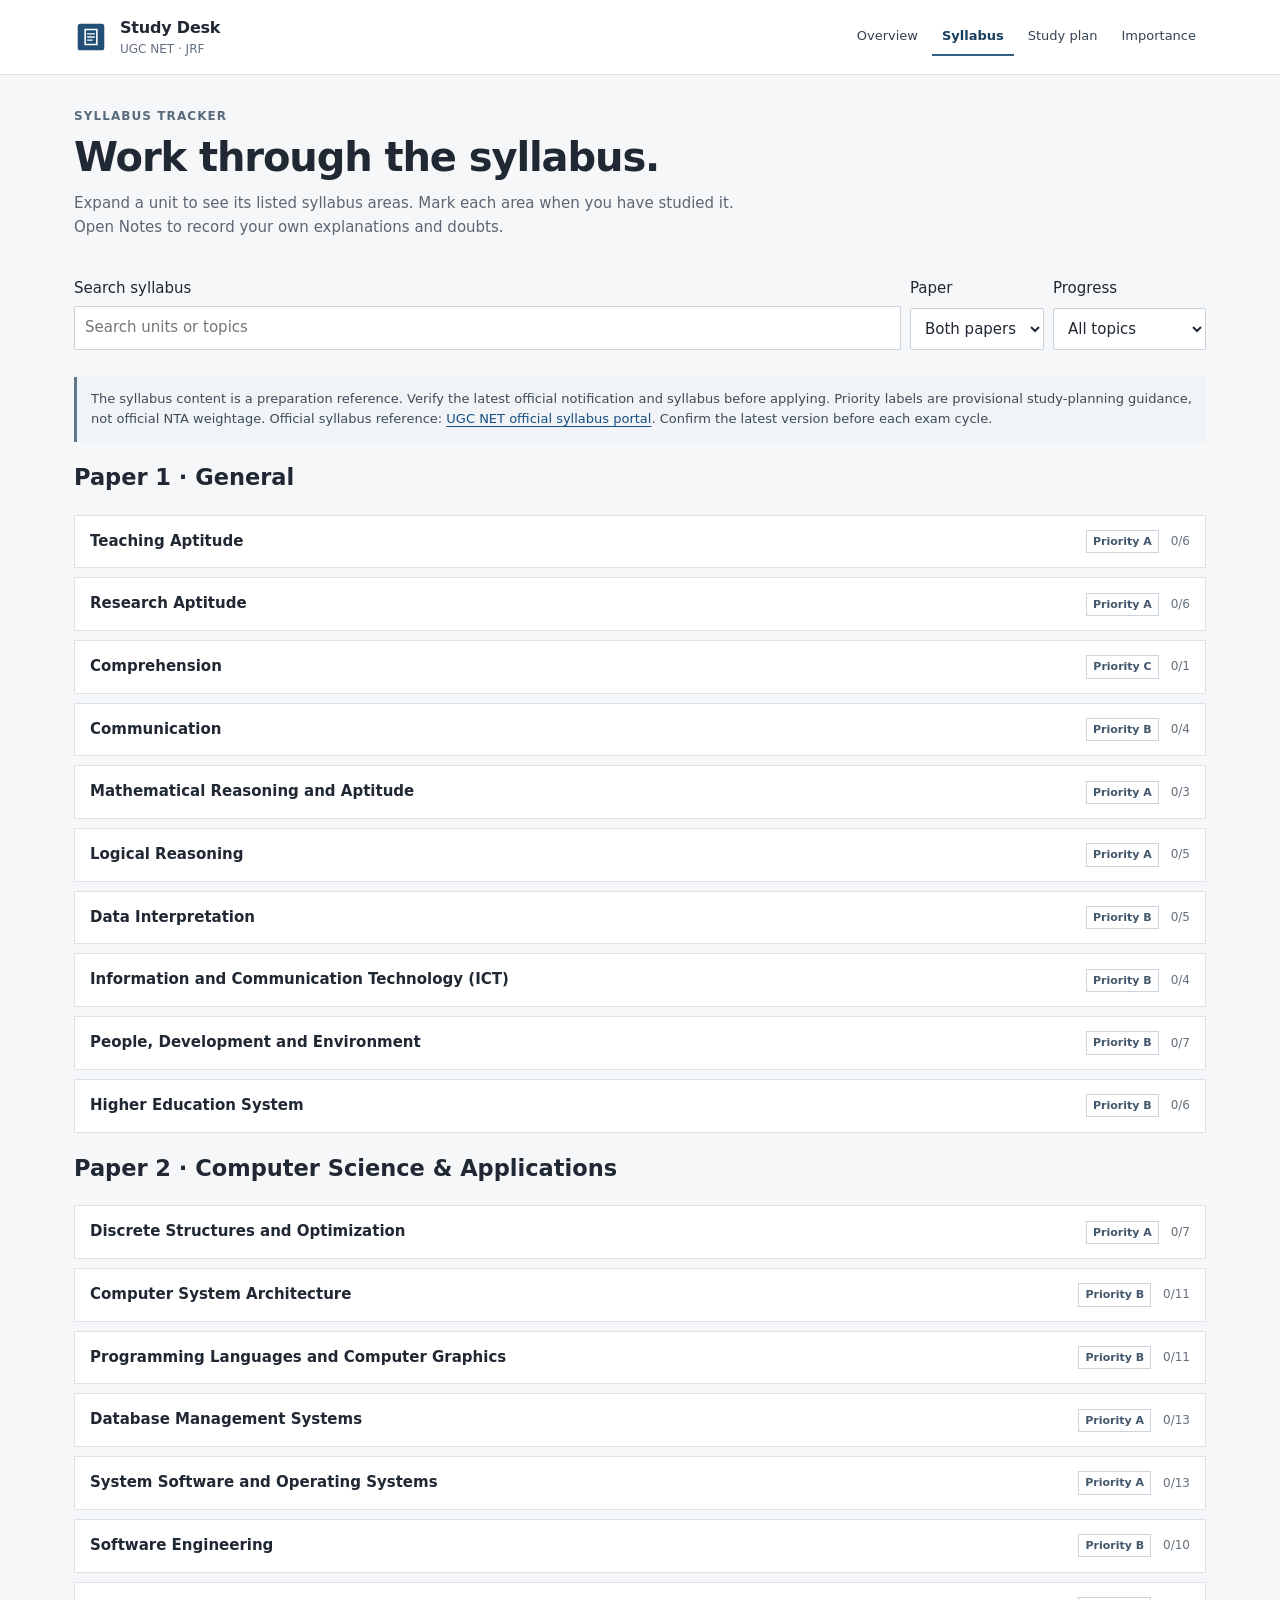
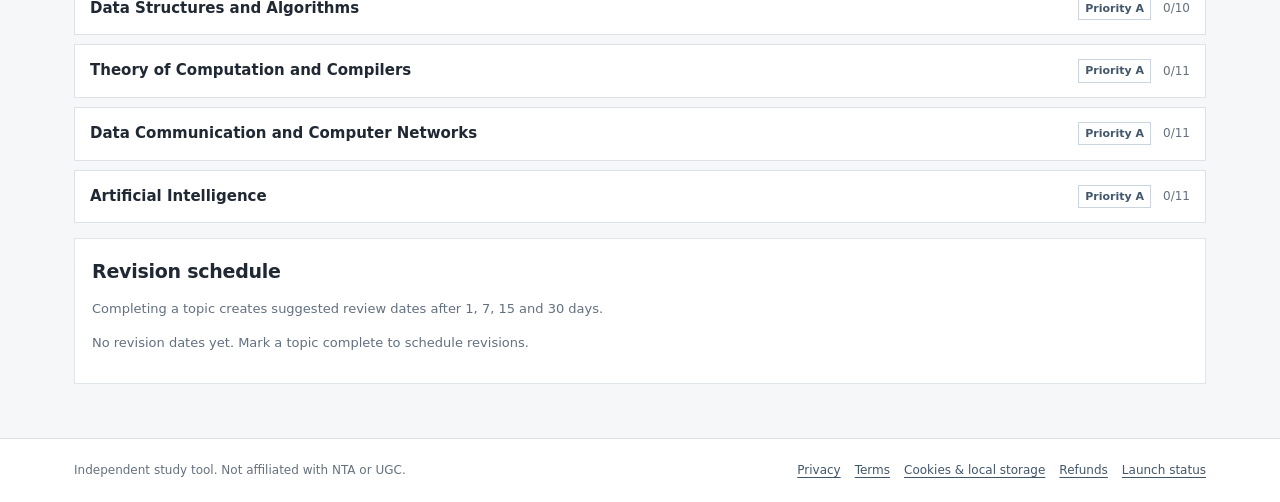
<file: syllabus.html>
<!doctype html><html lang="en"><head><meta charset="utf-8"><meta name="viewport" content="width=device-width,initial-scale=1"><meta name="description" content="A personal study workspace for UGC NET and JRF preparation."><meta name="theme-color" content="#f6f7f8"><title>Study Desk | NET and JRF</title><link rel="icon" href="favicon.svg" type="image/svg+xml"><link rel="stylesheet" href="style.css"></head><body><a class="skip" href="#main">Skip to content</a><header class="top"><div class="shell topin"><a class="brand" href="index.html"><img src="favicon.svg" alt=""><span><strong>Study Desk</strong><small>UGC NET · JRF</small></span></a><nav class="nav" aria-label="Main navigation"><a href="index.html">Overview</a><a href="syllabus.html">Syllabus</a><a href="study-plan.html">Study plan</a><a href="weightage.html">Importance</a></nav></div></header><main id="main" class="shell main"><div class="intro"><div class="eyebrow">Syllabus tracker</div><h1>Work through the syllabus.</h1><p>Expand a unit to see its listed syllabus areas. Mark each area when you have studied it. Open Notes to record your own explanations and doubts.</p></div><div class="toolbar"><label class="field" style="flex:1;min-width:200px"><span>Search syllabus</span><input id="q" type="search" placeholder="Search units or topics"></label><label class="field"><span>Paper</span><select id="pf"><option value="all">Both papers</option><option value="1">Paper 1</option><option value="2">Paper 2</option></select></label><label class="field"><span>Progress</span><select id="sf"><option value="all">All topics</option><option value="pending">Not completed</option><option value="done">Completed</option></select></label></div><div class="notice">The syllabus content is a preparation reference. Verify the latest official notification and syllabus before applying. Priority labels are provisional study-planning guidance, not official NTA weightage. Official syllabus reference: <a href="https://www.ugcnetonline.in/syllabus-new.php" target="_blank" rel="noopener noreferrer">UGC NET official syllabus portal</a>. Confirm the latest version before each exam cycle.</div><div id="tree"></div><section id="noteBox" class="topicdetail hidden" aria-label="Topic notes"></section><p id="noteStatus" class="status" aria-live="polite"></p><section class="panel" style="margin-top:15px"><h2>Revision schedule</h2><p class="muted">Completing a topic creates suggested review dates after 1, 7, 15 and 30 days.</p><div id="revisions"></div></section></main><footer class="footer"><div class="shell footerin"><span>Independent study tool. Not affiliated with NTA or UGC.</span><nav class="footerlinks" aria-label="Legal"><a href="privacy.html">Privacy</a><a href="terms.html">Terms</a><a href="cookies.html">Cookies & local storage</a><a href="refund.html">Refunds</a><a href="launch-checklist.html">Launch status</a></nav></div></footer><script>const syllabus=[
{paper:1,units:[
['Teaching Aptitude','Teaching: concept, objectives, levels (memory, understanding, reflective), characteristics and basic requirements','Learner characteristics: adolescent and adult learners, academic, social, emotional and cognitive characteristics; individual differences','Factors affecting teaching: teacher, learner, support material, facilities, learning environment and institution','Methods of teaching in institutions of higher learning: teacher-centred vs learner-centred; offline vs online; SWAYAM, MOOCs','Teaching support system: traditional, modern and ICT-based','Evaluation systems: elements and types; evaluation in CBCS; computer-based testing; innovations'],
['Research Aptitude','Research: meaning, types, characteristics and positivist/post-positivist approaches','Methods of research: experimental, descriptive, historical, qualitative and quantitative','Steps of research','Thesis and article writing: format and referencing styles','Application of ICT in research','Research ethics'],
['Comprehension','A passage of text is provided; questions are based on the passage and its interpretation'],
['Communication','Communication: meaning, types and characteristics','Effective communication: verbal and non-verbal, intercultural, group and classroom communication','Barriers to effective communication','Mass media and society'],
['Mathematical Reasoning and Aptitude','Types of reasoning','Number series, letter series, codes and relationships','Mathematical aptitude: fractions, time and distance, ratio, proportion, percentage, profit and loss, interest and averages'],
['Logical Reasoning','Understanding the structure of arguments: argument forms, structure, categorical propositions, mood and figure, formal and informal fallacies, uses of language, connotation and denotation, classical square of opposition','Evaluating and distinguishing deductive and inductive reasoning','Analogies','Venn diagram: simple and multiple use for establishing validity of arguments','Indian logic: means of knowledge; perception, inference, comparison, verbal testimony, implication and non-apprehension; structure and kinds of inference; fallacies of inference'],
['Data Interpretation','Sources, acquisition and classification of data','Quantitative and qualitative data','Graphical representation: bar chart, histogram, pie chart, table, line chart and mapping of data','Data interpretation','Data and governance'],
['Information and Communication Technology (ICT)','ICT: general abbreviations and terminology','Basics of Internet, Intranet, E-mail, audio and video conferencing','Digital initiatives in higher education','ICT and governance'],
['People, Development and Environment','Development and environment: Millennium Development Goals and Sustainable Development Goals','Human-environment interaction; anthropogenic activities and their impacts','Environmental issues: local, regional and global; air, water, soil, noise pollution; waste; climate change; global warming; ozone depletion; acid rain; impacts on human health','Natural and energy resources: renewable and non-renewable; solar, wind, hydro, geothermal, biomass, nuclear and forests','Natural hazards and disasters: mitigation strategies','Environmental Protection Act, air and water acts, wildlife protection, forest conservation, international agreements','International environmental agreements and conventions'],
['Higher Education System','Institutions of higher learning in ancient India','Evolution of higher learning and research in post-independence India','Oriental, conventional and non-conventional learning programmes','Professional, technical and skill-based education','Value education and environmental education','Policies, governance and administration: structure of institutions, regulatory bodies and governance']
]},
{paper:2,units:[
['Discrete Structures and Optimization','Mathematical Logic: propositional and predicate logic, propositional equivalences, normal forms, predicates and quantifiers, nested quantifiers, rules of inference','Sets and Relations: set operations, representation and properties of relations, equivalence relations, partial ordering','Counting, Mathematical Induction and Discrete Probability: basics of counting, pigeonhole principle, permutations and combinations, inclusion-exclusion principle, mathematical induction, probability, Bayes theorem','Group Theory: groups, subgroups, semigroups, products and quotients of algebraic structures, isomorphism, homomorphism, automorphism, rings, integral domains, fields, applications','Graph Theory: simple/multi/weighted graphs, paths and circuits, shortest paths, Eulerian and Hamiltonian paths/circuits, planar graphs, coloring, bipartite graphs, trees, prefix codes, traversals, spanning trees and cut-sets','Boolean Algebra: Boolean functions, representations and simplification','Optimization: linear programming, mathematical model, graphical solution, simplex and dual simplex, sensitivity analysis, integer programming, transportation and assignment models, PERT-CPM, critical path, resource levelling and project cost'],
['Computer System Architecture','Digital Logic Circuits: Boolean algebra, combinational circuits, sequential circuits, minimization, number representation and computer arithmetic','Data Representation: number systems, complements, fixed and floating point, character codes, error detection and correction','Register Transfer and Microoperations: register transfer language, bus and memory transfers, arithmetic, logic and shift microoperations','Basic Computer Organization and Design: instruction codes, computer registers, instructions, timing and control, instruction cycle, memory-reference instructions, I/O and interrupts','Programming the Basic Computer: machine language, assembly language, assembler and program loops','Microprogrammed Control: control memory, address sequencing and microprogram examples','Central Processing Unit: general register organization, stack organization, instruction formats, addressing modes, data transfer and manipulation, program control, RISC and CISC','Pipeline and Vector Processing: parallel processing, pipelining, arithmetic pipeline, instruction pipeline and vector processing','Input-Output Organization: peripherals, I/O interface, asynchronous data transfer, modes of transfer, priority interrupt, DMA and I/O processor','Memory Organization: hierarchy, main memory, auxiliary memory, associative memory, cache memory and virtual memory','Multiprocessors: characteristics, interconnection structures, interprocessor arbitration, communication and synchronization'],
['Programming Languages and Computer Graphics','Language design and translation issues: programming language concepts, paradigms, syntax and semantics','Elementary data types: properties, descriptors, declaration and type checking','Programming in C: tokens, expressions, control structures, functions, arrays, pointers, structures and unions','Object-oriented programming: concepts, classes, objects, inheritance, polymorphism, encapsulation and abstraction','C++ and Java programming concepts and language features','Web programming: HTML, XML, JavaScript and basic web concepts','Computer Graphics: display devices, raster and random scan systems, input devices, graphics software and standards','Output primitives: points, lines, circles, polygons, line and circle algorithms, filling algorithms','2D transformations and viewing: translation, rotation, scaling, reflection, shearing, windowing and clipping','3D object representation and transformations; projections and viewing','Visible surface detection, illumination models, shading, color models and curves/surfaces'],
['Database Management Systems','Database system concepts and architecture; data models, schemas and instances; three-schema architecture and data independence','ER model: entities, attributes, relationships, constraints and ER-to-relational mapping','Relational model: domains, tuples, relations, integrity constraints and relational algebra','Relational calculus: tuple and domain relational calculus','SQL: DDL, DML, DCL, queries, joins, views, constraints, assertions and triggers','Database design: functional dependencies, inference rules, normalization, 1NF, 2NF, 3NF, BCNF, multivalued and join dependencies, 4NF and 5NF','Query processing and optimization: algorithms, evaluation and query optimization','Transaction processing: ACID properties, schedules, serializability, recoverability and concurrency control','Concurrency control: locking, timestamp ordering, optimistic methods and multiversion techniques','Database recovery: log-based recovery, checkpoints and shadow paging','File organization and indexing: hashing, primary/secondary indexes, B/B+ trees','Distributed databases: fragmentation, replication, transparency and distributed transactions','Object-oriented, object-relational, deductive, XML and NoSQL database concepts; data warehousing and data mining'],
['System Software and Operating Systems','System software: assemblers, macros, loaders, linkers and compilers','Operating system structure, services, system calls and system programs','Processes: process concept, states, PCB, scheduling, operations and interprocess communication','Threads and multithreading models','CPU scheduling algorithms and performance criteria','Process synchronization: critical section, semaphores, monitors and classical problems','Deadlocks: characterization, prevention, avoidance, detection and recovery','Memory management: contiguous allocation, paging, segmentation and virtual memory','Page replacement, demand paging, thrashing and working-set model','File system interface, implementation, allocation methods and free-space management','I/O systems, disks, disk scheduling and storage management','Protection and security: access matrix, authentication, threats and security mechanisms','Distributed operating systems, real-time systems and virtualization'],
['Software Engineering','Software process models: waterfall, incremental, evolutionary, spiral, agile and unified process','Software requirements: functional/non-functional requirements, elicitation, analysis, specification and validation','Software design: architectural design, modularity, cohesion, coupling, structured and object-oriented design','Software project management: planning, estimation, scheduling, risk management and monitoring','Software metrics, size and effort estimation; COCOMO and function points','Software quality, SQA, standards, reviews and audits','Software testing: unit, integration, system, acceptance, regression, black-box and white-box testing','Software maintenance, reengineering, reverse engineering and configuration management','UML and modeling: use case, class, sequence, activity and state diagrams','Software reliability and dependability'],
['Data Structures and Algorithms','Arrays, records, stacks, queues, linked lists and their operations','Trees: binary trees, traversals, binary search trees, AVL trees, heaps, B-trees and B+ trees','Graphs: representations, BFS, DFS, connected components, spanning trees and shortest paths','Hashing: hash functions, collision resolution and hash tables','Algorithm analysis: time and space complexity, asymptotic notation and recurrence relations','Searching and sorting: linear/binary search, insertion, selection, bubble, merge, quick, heap and radix sort','Algorithm design: divide and conquer, greedy method, dynamic programming, backtracking and branch and bound','Graph algorithms: minimum spanning tree, shortest paths, topological sorting and network flow','Complexity theory: P, NP, NP-hard, NP-complete and reductions','Advanced structures and algorithmic problem solving'],
['Theory of Computation and Compilers','Formal languages and grammars: Chomsky hierarchy, regular, context-free, context-sensitive and unrestricted grammars','Finite automata: DFA, NFA, epsilon-NFA, conversion, minimization and equivalence','Regular expressions and regular languages; pumping lemma and closure properties','Context-free grammars: derivations, parse trees, ambiguity, simplification and normal forms','Pushdown automata and equivalence with context-free languages','Turing machines: models, variants, language acceptance and computability','Decidability and undecidability; reductions and classic undecidable problems','Compiler phases and structure: lexical analysis, syntax analysis, semantic analysis, intermediate code, optimization and code generation','Lexical analyzer design; regular expressions and finite automata','Parsing: top-down, recursive descent, predictive, bottom-up, shift-reduce, LR, SLR, LALR and CLR','Syntax-directed translation, symbol tables, run-time environments and error handling'],
['Data Communication and Computer Networks','Data communication components, modes, transmission media and performance measures','Network models: OSI and TCP/IP reference models','Physical layer: signals, encoding, modulation, multiplexing and transmission impairments','Data link layer: framing, error detection/correction, flow control, ARQ and MAC protocols','LAN technologies: Ethernet, switching, VLAN, wireless LAN and IEEE standards','Network layer: IPv4, IPv6, addressing, subnetting, routing and fragmentation','Routing algorithms and protocols: distance vector, link state, RIP, OSPF and BGP','Transport layer: UDP, TCP, flow control, congestion control and connection management','Application layer: DNS, HTTP/HTTPS, FTP, SMTP, POP, IMAP, DHCP and network applications','Network security: cryptography basics, authentication, firewalls, IDS and common attacks','Wireless, mobile, ad hoc and sensor networks; cloud and network management basics'],
['Artificial Intelligence','Introduction to AI: foundations, history, applications and intelligent agents','Problem solving and search: uninformed, informed, heuristic, local and adversarial search','Knowledge representation: logic, semantic networks, frames, rules and ontologies','Reasoning: propositional and first-order logic, inference, uncertainty and probabilistic reasoning','Planning: classical planning, partial-order planning and planning under uncertainty','Machine learning: supervised, unsupervised and reinforcement learning; decision trees, Bayesian learning, SVM, clustering and neural networks','Deep learning basics: perceptrons, multilayer networks, backpropagation and convolutional/recurrent architectures','Natural language processing: syntax, semantics, parsing, language models and applications','Expert systems: architecture, knowledge acquisition, inference engine and applications','Robotics: sensors, actuators, perception, localization, planning and control','Evolutionary computation, genetic algorithms, fuzzy logic and swarm intelligence']
]}];
const priorities={1:['A','A','C','B','A','A','B','B','B','B'],2:['A','B','B','A','A','B','A','A','A','A']};
const STORE='netjrf_state';let state={};try{state=JSON.parse(localStorage.getItem(STORE)||'{}')||{}}catch(e){state={}};for(const k of ['done','notes','revisions','pyq','plan'])state[k]=state[k]||{};
const save=()=>localStorage.setItem(STORE,JSON.stringify(state));
const esc=s=>String(s).replace(/[&<>"']/g,c=>({'&':'&amp;','<':'&lt;','>':'&gt;','"':'&quot;',"'":'&#39;'}[c]));
const units=()=>syllabus.flatMap(p=>p.units.map((u,i)=>({paper:p.paper,index:i,name:u[0],priority:priorities[p.paper][i],branches:u.slice(1)})));
const topics=()=>units().flatMap(u=>u.branches.map((text,bi)=>({id:`p${u.paper}u${u.index}b${bi}t0`,paper:u.paper,unit:u.name,text,priority:u.priority})));
const all=topics();const doneCount=()=>all.filter(t=>state.done[t.id]).length;
function mark(id,checked){state.done[id]=checked;if(checked){let d=new Date();state.revisions[id]=[1,7,15,30].map(n=>{let x=new Date(d);x.setDate(x.getDate()+n);return x.toISOString().slice(0,10)})}else delete state.revisions[id];save();renderStats();renderTree();renderRevisions();}
function renderStats(){const p1=all.filter(t=>t.paper===1),p2=all.filter(t=>t.paper===2);const metric=(label,n,total)=>`<article class="panel"><div class="muted">${label}</div><div class="metric">${n} / ${total}</div><div class="progress" role="progressbar" aria-label="${label} completion" aria-valuemin="0" aria-valuemax="${total}" aria-valuenow="${n}"><span style="width:${total?100*n/total:0}%"></span></div></article>`;const el=document.getElementById('stats');if(el)el.innerHTML=metric('All listed topics',doneCount(),all.length)+metric('Paper 1',p1.filter(t=>state.done[t.id]).length,p1.length)+metric('Paper 2',p2.filter(t=>state.done[t.id]).length,p2.length)+`<article class="panel"><div class="muted">Daily study target</div><div class="metric">${Number(state.plan.hours||2.5)} hrs</div><div class="small">Editable in Study plan</div></article>`;}
function renderTree(){const host=document.getElementById('tree');if(!host)return;const q=(document.getElementById('q')?.value||'').toLowerCase(),pf=document.getElementById('pf')?.value||'all',sf=document.getElementById('sf')?.value||'all';let out='';for(const p of syllabus){if(pf!=='all'&&pf!=p.paper)continue;let rows='';p.units.forEach((u,i)=>{const list=u.slice(1).map((text,bi)=>({id:`p${p.paper}u${i}b${bi}t0`,text})).filter(t=>(!q||(u[0]+' '+t.text).toLowerCase().includes(q))&&(sf==='all'||(sf==='done')===!!state.done[t.id]));if(!list.length)return;const pr=priorities[p.paper][i],count=u.slice(1).filter((_,bi)=>state.done[`p${p.paper}u${i}b${bi}t0`]).length;rows+=`<details class="unit"><summary><span class="unitname">${esc(u[0])}</span><span class="priority">Priority ${pr}</span><span class="small">${count}/${u.length-1}</span></summary><div class="unitbody">${list.map(t=>`<div class="topic ${state.done[t.id]?'done':''}"><input type="checkbox" id="c-${t.id}" ${state.done[t.id]?'checked':''} onchange="mark('${t.id}',this.checked)"><label for="c-${t.id}">${esc(t.text)}</label><button class="button" type="button" onclick="openNote('${t.id}')">Notes</button></div>`).join('')}</div></details>`});if(rows)out+=`<h2>${p.paper===1?'Paper 1 · General':'Paper 2 · Computer Science & Applications'}</h2>${rows}`;}host.innerHTML=out||'<div class="empty">No matching topics. Change the search or filters.</div>';}
function openNote(id){const t=all.find(x=>x.id===id);const box=document.getElementById('noteBox');if(!box||!t)return;box.classList.remove('hidden');box.innerHTML=`<h3>${esc(t.unit)}</h3><p>${esc(t.text)}</p><label class="field">Your notes<textarea id="noteText" rows="5">${esc(state.notes[id]||'')}</textarea></label><div class="hero-actions"><button class="button primary" onclick="saveNote('${id}')">Save notes on this device</button><button class="button" onclick="document.getElementById('noteBox').classList.add('hidden')">Close</button></div><p class="small">Notes are stored in this browser and are not sent to this website operator.</p>`;box.scrollIntoView({block:'nearest'});}
function saveNote(id){state.notes[id]=document.getElementById('noteText').value;save();document.getElementById('noteStatus').textContent='Notes saved in this browser.';}
function renderRevisions(){const el=document.getElementById('revisions');if(!el)return;const today=new Date().toISOString().slice(0,10),arr=[];all.forEach(t=>(state.revisions[t.id]||[]).forEach(d=>arr.push({t,d})));arr.sort((a,b)=>a.d.localeCompare(b.d));el.innerHTML=arr.length?arr.map(x=>`<div class="day"><b>${x.d<=today?'Due':'Upcoming'} · ${x.d}</b><div>${esc(x.t.text)}</div></div>`).join(''):'<p class="muted">No revision dates yet. Mark a topic complete to schedule revisions.</p>';}
function setup(){renderStats();renderTree();renderRevisions();document.getElementById('q')?.addEventListener('input',renderTree);['pf','sf'].forEach(id=>document.getElementById(id)?.addEventListener('change',renderTree));document.getElementById('savePlan')?.addEventListener('click',()=>{const h=Number(document.getElementById('hours').value),p=Number(document.getElementById('p2').value);if(!(h>0&&h<=12&&p>=50&&p<=90)){document.getElementById('planStatus').textContent='Enter daily hours from 0.5 to 12 and Paper 2 allocation from 50 to 90.';return;}state.plan={hours:h,p2:p};save();renderStats();document.getElementById('planStatus').textContent='Study preferences saved in this browser.';});document.getElementById('export')?.addEventListener('click',()=>{const a=document.createElement('a'),url=URL.createObjectURL(new Blob([JSON.stringify(state,null,2)],{type:'application/json'}));a.href=url;a.download='study-desk-backup.json';a.click();URL.revokeObjectURL(url);});document.getElementById('import')?.addEventListener('change',e=>{const f=e.target.files[0];if(!f)return;const r=new FileReader();r.onload=()=>{try{const x=JSON.parse(r.result);if(!x||typeof x!=='object'||Array.isArray(x))throw Error();state={...state,...x};for(const k of ['done','notes','revisions','pyq','plan'])state[k]=state[k]||{};delete state.apset;save();location.reload();}catch(err){document.getElementById('backupStatus').textContent='The selected file is not a valid Study Desk backup.';}};r.readAsText(f);});document.getElementById('reset')?.addEventListener('click',()=>{if(confirm('Delete this website’s saved progress and notes from this browser? Export a backup first if needed.')){localStorage.removeItem(STORE);location.reload();}});const h=document.getElementById('hours'),p=document.getElementById('p2');if(h)h.value=state.plan.hours||2.5;if(p)p.value=state.plan.p2||70;}
setup();const params=new URLSearchParams(location.search);if(params.has('paper'))document.getElementById('pf').value=params.get('paper');renderTree();</script><script>(function(){const current=(location.pathname.split('/').pop()||'index.html').toLowerCase();document.querySelectorAll('.nav a').forEach(a=>{const target=(a.getAttribute('href')||'').split('?')[0].toLowerCase();if(target===current){a.setAttribute('aria-current','page');}else{a.removeAttribute('aria-current');}});})();</script></body></html>
</file>
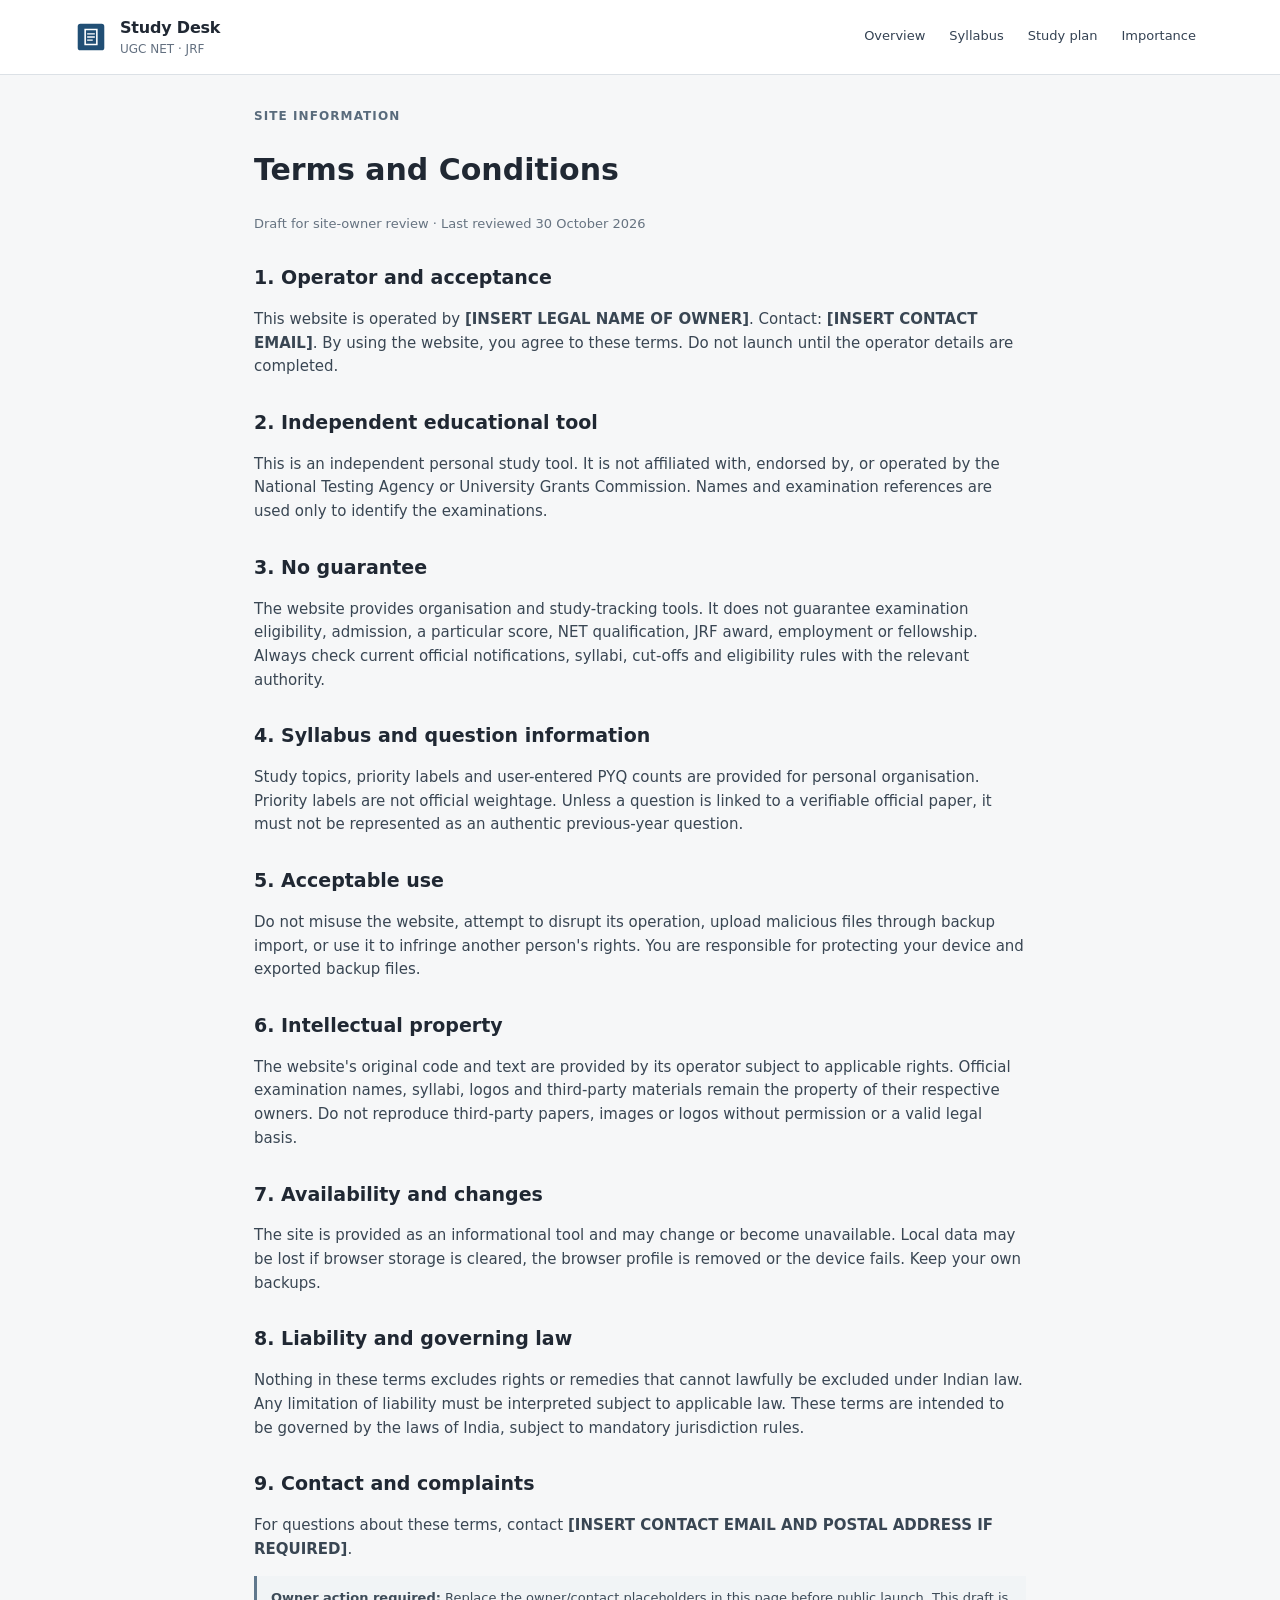
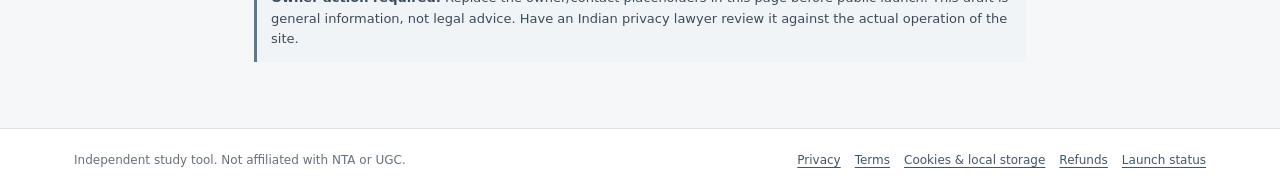
<file: terms.html>
<!doctype html><html lang="en"><head><meta charset="utf-8"><meta name="viewport" content="width=device-width,initial-scale=1"><meta name="description" content="A personal study workspace for UGC NET and JRF preparation."><meta name="theme-color" content="#f6f7f8"><title>Terms and Conditions | Study Desk</title><link rel="icon" href="favicon.svg" type="image/svg+xml"><link rel="stylesheet" href="style.css"></head><body><a class="skip" href="#main">Skip to content</a><header class="top"><div class="shell topin"><a class="brand" href="index.html"><img src="favicon.svg" alt=""><span><strong>Study Desk</strong><small>UGC NET · JRF</small></span></a><nav class="nav" aria-label="Main navigation"><a href="index.html">Overview</a><a href="syllabus.html">Syllabus</a><a href="study-plan.html">Study plan</a><a href="weightage.html">Importance</a></nav></div></header><main id="main" class="shell main legal"><div class="eyebrow">Site information</div><h1>Terms and Conditions</h1><p class="updated">Draft for site-owner review · Last reviewed 30 October 2026</p><h2>1. Operator and acceptance</h2><p>This website is operated by <b>[INSERT LEGAL NAME OF OWNER]</b>. Contact: <b>[INSERT CONTACT EMAIL]</b>. By using the website, you agree to these terms. Do not launch until the operator details are completed.</p><h2>2. Independent educational tool</h2><p>This is an independent personal study tool. It is not affiliated with, endorsed by, or operated by the National Testing Agency or University Grants Commission. Names and examination references are used only to identify the examinations.</p><h2>3. No guarantee</h2><p>The website provides organisation and study-tracking tools. It does not guarantee examination eligibility, admission, a particular score, NET qualification, JRF award, employment or fellowship. Always check current official notifications, syllabi, cut-offs and eligibility rules with the relevant authority.</p><h2>4. Syllabus and question information</h2><p>Study topics, priority labels and user-entered PYQ counts are provided for personal organisation. Priority labels are not official weightage. Unless a question is linked to a verifiable official paper, it must not be represented as an authentic previous-year question.</p><h2>5. Acceptable use</h2><p>Do not misuse the website, attempt to disrupt its operation, upload malicious files through backup import, or use it to infringe another person's rights. You are responsible for protecting your device and exported backup files.</p><h2>6. Intellectual property</h2><p>The website's original code and text are provided by its operator subject to applicable rights. Official examination names, syllabi, logos and third-party materials remain the property of their respective owners. Do not reproduce third-party papers, images or logos without permission or a valid legal basis.</p><h2>7. Availability and changes</h2><p>The site is provided as an informational tool and may change or become unavailable. Local data may be lost if browser storage is cleared, the browser profile is removed or the device fails. Keep your own backups.</p><h2>8. Liability and governing law</h2><p>Nothing in these terms excludes rights or remedies that cannot lawfully be excluded under Indian law. Any limitation of liability must be interpreted subject to applicable law. These terms are intended to be governed by the laws of India, subject to mandatory jurisdiction rules.</p><h2>9. Contact and complaints</h2><p>For questions about these terms, contact <b>[INSERT CONTACT EMAIL AND POSTAL ADDRESS IF REQUIRED]</b>.</p><div class="notice"><b>Owner action required:</b> Replace the owner/contact placeholders in this page before public launch. This draft is general information, not legal advice. Have an Indian privacy lawyer review it against the actual operation of the site.</div></main><footer class="footer"><div class="shell footerin"><span>Independent study tool. Not affiliated with NTA or UGC.</span><nav class="footerlinks" aria-label="Legal"><a href="privacy.html">Privacy</a><a href="terms.html">Terms</a><a href="cookies.html">Cookies & local storage</a><a href="refund.html">Refunds</a><a href="launch-checklist.html">Launch status</a></nav></div></footer><script>(function(){const current=(location.pathname.split('/').pop()||'index.html').toLowerCase();document.querySelectorAll('.nav a').forEach(a=>{const target=(a.getAttribute('href')||'').split('?')[0].toLowerCase();if(target===current){a.setAttribute('aria-current','page');}else{a.removeAttribute('aria-current');}});})();</script></body></html>
</file>
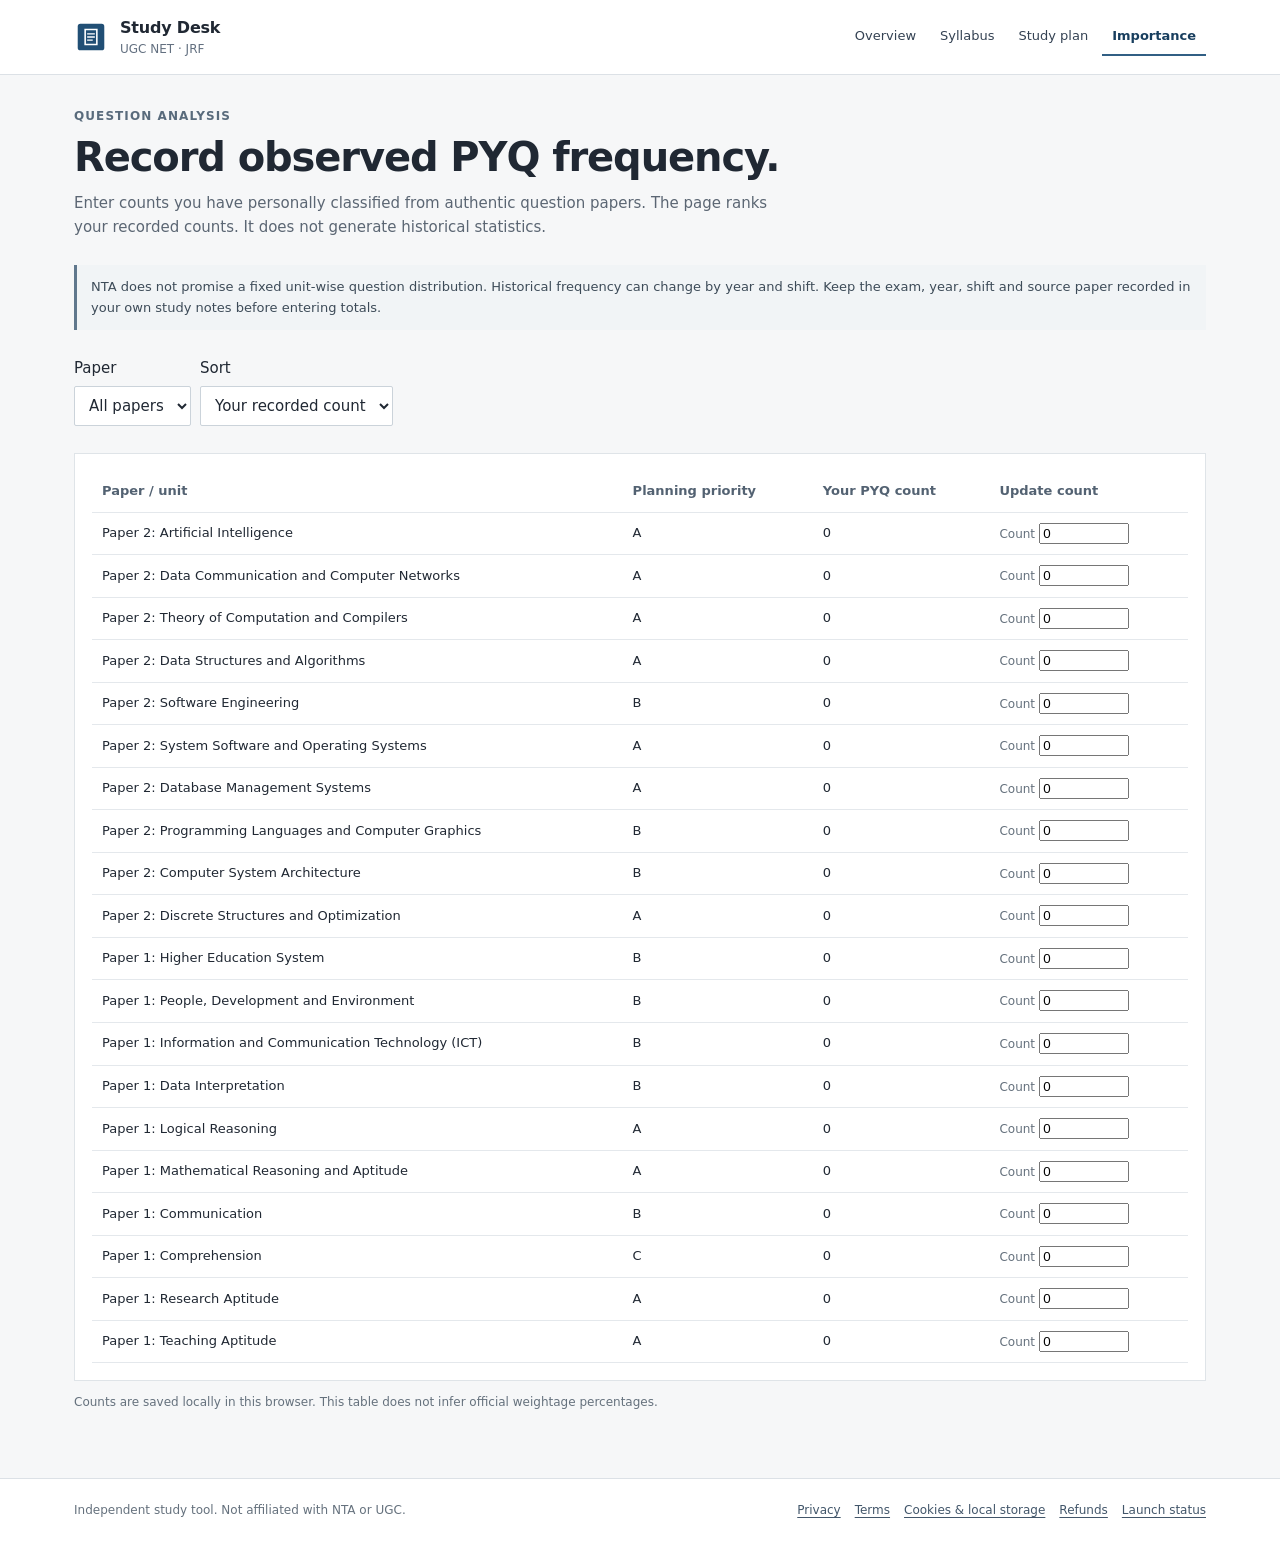
<file: weightage.html>
<!doctype html><html lang="en"><head><meta charset="utf-8"><meta name="viewport" content="width=device-width,initial-scale=1"><meta name="description" content="A personal study workspace for UGC NET and JRF preparation."><meta name="theme-color" content="#f6f7f8"><title>Study Desk | NET and JRF</title><link rel="icon" href="favicon.svg" type="image/svg+xml"><link rel="stylesheet" href="style.css"></head><body><a class="skip" href="#main">Skip to content</a><header class="top"><div class="shell topin"><a class="brand" href="index.html"><img src="favicon.svg" alt=""><span><strong>Study Desk</strong><small>UGC NET · JRF</small></span></a><nav class="nav" aria-label="Main navigation"><a href="index.html">Overview</a><a href="syllabus.html">Syllabus</a><a href="study-plan.html">Study plan</a><a href="weightage.html">Importance</a></nav></div></header><main id="main" class="shell main"><div class="intro"><div class="eyebrow">Question analysis</div><h1>Record observed PYQ frequency.</h1><p>Enter counts you have personally classified from authentic question papers. The page ranks your recorded counts. It does not generate historical statistics.</p></div><div class="notice">NTA does not promise a fixed unit-wise question distribution. Historical frequency can change by year and shift. Keep the exam, year, shift and source paper recorded in your own study notes before entering totals.</div><div class="toolbar"><label class="field"><span>Paper</span><select id="pf"><option value="all">All papers</option><option value="1">Paper 1</option><option value="2">Paper 2</option></select></label><label class="field"><span>Sort</span><select id="sort"><option value="count">Your recorded count</option><option value="name">Unit name</option></select></label></div><div class="panel tablewrap"><table class="table"><thead><tr><th>Paper / unit</th><th>Planning priority</th><th>Your PYQ count</th><th>Update count</th></tr></thead><tbody id="rows"></tbody></table></div><p class="small">Counts are saved locally in this browser. This table does not infer official weightage percentages.</p></main><footer class="footer"><div class="shell footerin"><span>Independent study tool. Not affiliated with NTA or UGC.</span><nav class="footerlinks" aria-label="Legal"><a href="privacy.html">Privacy</a><a href="terms.html">Terms</a><a href="cookies.html">Cookies & local storage</a><a href="refund.html">Refunds</a><a href="launch-checklist.html">Launch status</a></nav></div></footer><script>const syllabus=[
{paper:1,units:[
['Teaching Aptitude','Teaching: concept, objectives, levels (memory, understanding, reflective), characteristics and basic requirements','Learner characteristics: adolescent and adult learners, academic, social, emotional and cognitive characteristics; individual differences','Factors affecting teaching: teacher, learner, support material, facilities, learning environment and institution','Methods of teaching in institutions of higher learning: teacher-centred vs learner-centred; offline vs online; SWAYAM, MOOCs','Teaching support system: traditional, modern and ICT-based','Evaluation systems: elements and types; evaluation in CBCS; computer-based testing; innovations'],
['Research Aptitude','Research: meaning, types, characteristics and positivist/post-positivist approaches','Methods of research: experimental, descriptive, historical, qualitative and quantitative','Steps of research','Thesis and article writing: format and referencing styles','Application of ICT in research','Research ethics'],
['Comprehension','A passage of text is provided; questions are based on the passage and its interpretation'],
['Communication','Communication: meaning, types and characteristics','Effective communication: verbal and non-verbal, intercultural, group and classroom communication','Barriers to effective communication','Mass media and society'],
['Mathematical Reasoning and Aptitude','Types of reasoning','Number series, letter series, codes and relationships','Mathematical aptitude: fractions, time and distance, ratio, proportion, percentage, profit and loss, interest and averages'],
['Logical Reasoning','Understanding the structure of arguments: argument forms, structure, categorical propositions, mood and figure, formal and informal fallacies, uses of language, connotation and denotation, classical square of opposition','Evaluating and distinguishing deductive and inductive reasoning','Analogies','Venn diagram: simple and multiple use for establishing validity of arguments','Indian logic: means of knowledge; perception, inference, comparison, verbal testimony, implication and non-apprehension; structure and kinds of inference; fallacies of inference'],
['Data Interpretation','Sources, acquisition and classification of data','Quantitative and qualitative data','Graphical representation: bar chart, histogram, pie chart, table, line chart and mapping of data','Data interpretation','Data and governance'],
['Information and Communication Technology (ICT)','ICT: general abbreviations and terminology','Basics of Internet, Intranet, E-mail, audio and video conferencing','Digital initiatives in higher education','ICT and governance'],
['People, Development and Environment','Development and environment: Millennium Development Goals and Sustainable Development Goals','Human-environment interaction; anthropogenic activities and their impacts','Environmental issues: local, regional and global; air, water, soil, noise pollution; waste; climate change; global warming; ozone depletion; acid rain; impacts on human health','Natural and energy resources: renewable and non-renewable; solar, wind, hydro, geothermal, biomass, nuclear and forests','Natural hazards and disasters: mitigation strategies','Environmental Protection Act, air and water acts, wildlife protection, forest conservation, international agreements','International environmental agreements and conventions'],
['Higher Education System','Institutions of higher learning in ancient India','Evolution of higher learning and research in post-independence India','Oriental, conventional and non-conventional learning programmes','Professional, technical and skill-based education','Value education and environmental education','Policies, governance and administration: structure of institutions, regulatory bodies and governance']
]},
{paper:2,units:[
['Discrete Structures and Optimization','Mathematical Logic: propositional and predicate logic, propositional equivalences, normal forms, predicates and quantifiers, nested quantifiers, rules of inference','Sets and Relations: set operations, representation and properties of relations, equivalence relations, partial ordering','Counting, Mathematical Induction and Discrete Probability: basics of counting, pigeonhole principle, permutations and combinations, inclusion-exclusion principle, mathematical induction, probability, Bayes theorem','Group Theory: groups, subgroups, semigroups, products and quotients of algebraic structures, isomorphism, homomorphism, automorphism, rings, integral domains, fields, applications','Graph Theory: simple/multi/weighted graphs, paths and circuits, shortest paths, Eulerian and Hamiltonian paths/circuits, planar graphs, coloring, bipartite graphs, trees, prefix codes, traversals, spanning trees and cut-sets','Boolean Algebra: Boolean functions, representations and simplification','Optimization: linear programming, mathematical model, graphical solution, simplex and dual simplex, sensitivity analysis, integer programming, transportation and assignment models, PERT-CPM, critical path, resource levelling and project cost'],
['Computer System Architecture','Digital Logic Circuits: Boolean algebra, combinational circuits, sequential circuits, minimization, number representation and computer arithmetic','Data Representation: number systems, complements, fixed and floating point, character codes, error detection and correction','Register Transfer and Microoperations: register transfer language, bus and memory transfers, arithmetic, logic and shift microoperations','Basic Computer Organization and Design: instruction codes, computer registers, instructions, timing and control, instruction cycle, memory-reference instructions, I/O and interrupts','Programming the Basic Computer: machine language, assembly language, assembler and program loops','Microprogrammed Control: control memory, address sequencing and microprogram examples','Central Processing Unit: general register organization, stack organization, instruction formats, addressing modes, data transfer and manipulation, program control, RISC and CISC','Pipeline and Vector Processing: parallel processing, pipelining, arithmetic pipeline, instruction pipeline and vector processing','Input-Output Organization: peripherals, I/O interface, asynchronous data transfer, modes of transfer, priority interrupt, DMA and I/O processor','Memory Organization: hierarchy, main memory, auxiliary memory, associative memory, cache memory and virtual memory','Multiprocessors: characteristics, interconnection structures, interprocessor arbitration, communication and synchronization'],
['Programming Languages and Computer Graphics','Language design and translation issues: programming language concepts, paradigms, syntax and semantics','Elementary data types: properties, descriptors, declaration and type checking','Programming in C: tokens, expressions, control structures, functions, arrays, pointers, structures and unions','Object-oriented programming: concepts, classes, objects, inheritance, polymorphism, encapsulation and abstraction','C++ and Java programming concepts and language features','Web programming: HTML, XML, JavaScript and basic web concepts','Computer Graphics: display devices, raster and random scan systems, input devices, graphics software and standards','Output primitives: points, lines, circles, polygons, line and circle algorithms, filling algorithms','2D transformations and viewing: translation, rotation, scaling, reflection, shearing, windowing and clipping','3D object representation and transformations; projections and viewing','Visible surface detection, illumination models, shading, color models and curves/surfaces'],
['Database Management Systems','Database system concepts and architecture; data models, schemas and instances; three-schema architecture and data independence','ER model: entities, attributes, relationships, constraints and ER-to-relational mapping','Relational model: domains, tuples, relations, integrity constraints and relational algebra','Relational calculus: tuple and domain relational calculus','SQL: DDL, DML, DCL, queries, joins, views, constraints, assertions and triggers','Database design: functional dependencies, inference rules, normalization, 1NF, 2NF, 3NF, BCNF, multivalued and join dependencies, 4NF and 5NF','Query processing and optimization: algorithms, evaluation and query optimization','Transaction processing: ACID properties, schedules, serializability, recoverability and concurrency control','Concurrency control: locking, timestamp ordering, optimistic methods and multiversion techniques','Database recovery: log-based recovery, checkpoints and shadow paging','File organization and indexing: hashing, primary/secondary indexes, B/B+ trees','Distributed databases: fragmentation, replication, transparency and distributed transactions','Object-oriented, object-relational, deductive, XML and NoSQL database concepts; data warehousing and data mining'],
['System Software and Operating Systems','System software: assemblers, macros, loaders, linkers and compilers','Operating system structure, services, system calls and system programs','Processes: process concept, states, PCB, scheduling, operations and interprocess communication','Threads and multithreading models','CPU scheduling algorithms and performance criteria','Process synchronization: critical section, semaphores, monitors and classical problems','Deadlocks: characterization, prevention, avoidance, detection and recovery','Memory management: contiguous allocation, paging, segmentation and virtual memory','Page replacement, demand paging, thrashing and working-set model','File system interface, implementation, allocation methods and free-space management','I/O systems, disks, disk scheduling and storage management','Protection and security: access matrix, authentication, threats and security mechanisms','Distributed operating systems, real-time systems and virtualization'],
['Software Engineering','Software process models: waterfall, incremental, evolutionary, spiral, agile and unified process','Software requirements: functional/non-functional requirements, elicitation, analysis, specification and validation','Software design: architectural design, modularity, cohesion, coupling, structured and object-oriented design','Software project management: planning, estimation, scheduling, risk management and monitoring','Software metrics, size and effort estimation; COCOMO and function points','Software quality, SQA, standards, reviews and audits','Software testing: unit, integration, system, acceptance, regression, black-box and white-box testing','Software maintenance, reengineering, reverse engineering and configuration management','UML and modeling: use case, class, sequence, activity and state diagrams','Software reliability and dependability'],
['Data Structures and Algorithms','Arrays, records, stacks, queues, linked lists and their operations','Trees: binary trees, traversals, binary search trees, AVL trees, heaps, B-trees and B+ trees','Graphs: representations, BFS, DFS, connected components, spanning trees and shortest paths','Hashing: hash functions, collision resolution and hash tables','Algorithm analysis: time and space complexity, asymptotic notation and recurrence relations','Searching and sorting: linear/binary search, insertion, selection, bubble, merge, quick, heap and radix sort','Algorithm design: divide and conquer, greedy method, dynamic programming, backtracking and branch and bound','Graph algorithms: minimum spanning tree, shortest paths, topological sorting and network flow','Complexity theory: P, NP, NP-hard, NP-complete and reductions','Advanced structures and algorithmic problem solving'],
['Theory of Computation and Compilers','Formal languages and grammars: Chomsky hierarchy, regular, context-free, context-sensitive and unrestricted grammars','Finite automata: DFA, NFA, epsilon-NFA, conversion, minimization and equivalence','Regular expressions and regular languages; pumping lemma and closure properties','Context-free grammars: derivations, parse trees, ambiguity, simplification and normal forms','Pushdown automata and equivalence with context-free languages','Turing machines: models, variants, language acceptance and computability','Decidability and undecidability; reductions and classic undecidable problems','Compiler phases and structure: lexical analysis, syntax analysis, semantic analysis, intermediate code, optimization and code generation','Lexical analyzer design; regular expressions and finite automata','Parsing: top-down, recursive descent, predictive, bottom-up, shift-reduce, LR, SLR, LALR and CLR','Syntax-directed translation, symbol tables, run-time environments and error handling'],
['Data Communication and Computer Networks','Data communication components, modes, transmission media and performance measures','Network models: OSI and TCP/IP reference models','Physical layer: signals, encoding, modulation, multiplexing and transmission impairments','Data link layer: framing, error detection/correction, flow control, ARQ and MAC protocols','LAN technologies: Ethernet, switching, VLAN, wireless LAN and IEEE standards','Network layer: IPv4, IPv6, addressing, subnetting, routing and fragmentation','Routing algorithms and protocols: distance vector, link state, RIP, OSPF and BGP','Transport layer: UDP, TCP, flow control, congestion control and connection management','Application layer: DNS, HTTP/HTTPS, FTP, SMTP, POP, IMAP, DHCP and network applications','Network security: cryptography basics, authentication, firewalls, IDS and common attacks','Wireless, mobile, ad hoc and sensor networks; cloud and network management basics'],
['Artificial Intelligence','Introduction to AI: foundations, history, applications and intelligent agents','Problem solving and search: uninformed, informed, heuristic, local and adversarial search','Knowledge representation: logic, semantic networks, frames, rules and ontologies','Reasoning: propositional and first-order logic, inference, uncertainty and probabilistic reasoning','Planning: classical planning, partial-order planning and planning under uncertainty','Machine learning: supervised, unsupervised and reinforcement learning; decision trees, Bayesian learning, SVM, clustering and neural networks','Deep learning basics: perceptrons, multilayer networks, backpropagation and convolutional/recurrent architectures','Natural language processing: syntax, semantics, parsing, language models and applications','Expert systems: architecture, knowledge acquisition, inference engine and applications','Robotics: sensors, actuators, perception, localization, planning and control','Evolutionary computation, genetic algorithms, fuzzy logic and swarm intelligence']
]}];
const priorities={1:['A','A','C','B','A','A','B','B','B','B'],2:['A','B','B','A','A','B','A','A','A','A']};
const STORE='netjrf_state';let state={};try{state=JSON.parse(localStorage.getItem(STORE)||'{}')||{}}catch(e){state={}};for(const k of ['done','notes','revisions','pyq','plan'])state[k]=state[k]||{};
const save=()=>localStorage.setItem(STORE,JSON.stringify(state));
const esc=s=>String(s).replace(/[&<>"']/g,c=>({'&':'&amp;','<':'&lt;','>':'&gt;','"':'&quot;',"'":'&#39;'}[c]));
const units=()=>syllabus.flatMap(p=>p.units.map((u,i)=>({paper:p.paper,index:i,name:u[0],priority:priorities[p.paper][i],branches:u.slice(1)})));
const topics=()=>units().flatMap(u=>u.branches.map((text,bi)=>({id:`p${u.paper}u${u.index}b${bi}t0`,paper:u.paper,unit:u.name,text,priority:u.priority})));
const all=topics();const doneCount=()=>all.filter(t=>state.done[t.id]).length;
function mark(id,checked){state.done[id]=checked;if(checked){let d=new Date();state.revisions[id]=[1,7,15,30].map(n=>{let x=new Date(d);x.setDate(x.getDate()+n);return x.toISOString().slice(0,10)})}else delete state.revisions[id];save();renderStats();renderTree();renderRevisions();}
function renderStats(){const p1=all.filter(t=>t.paper===1),p2=all.filter(t=>t.paper===2);const metric=(label,n,total)=>`<article class="panel"><div class="muted">${label}</div><div class="metric">${n} / ${total}</div><div class="progress" role="progressbar" aria-label="${label} completion" aria-valuemin="0" aria-valuemax="${total}" aria-valuenow="${n}"><span style="width:${total?100*n/total:0}%"></span></div></article>`;const el=document.getElementById('stats');if(el)el.innerHTML=metric('All listed topics',doneCount(),all.length)+metric('Paper 1',p1.filter(t=>state.done[t.id]).length,p1.length)+metric('Paper 2',p2.filter(t=>state.done[t.id]).length,p2.length)+`<article class="panel"><div class="muted">Daily study target</div><div class="metric">${Number(state.plan.hours||2.5)} hrs</div><div class="small">Editable in Study plan</div></article>`;}
function renderTree(){const host=document.getElementById('tree');if(!host)return;const q=(document.getElementById('q')?.value||'').toLowerCase(),pf=document.getElementById('pf')?.value||'all',sf=document.getElementById('sf')?.value||'all';let out='';for(const p of syllabus){if(pf!=='all'&&pf!=p.paper)continue;let rows='';p.units.forEach((u,i)=>{const list=u.slice(1).map((text,bi)=>({id:`p${p.paper}u${i}b${bi}t0`,text})).filter(t=>(!q||(u[0]+' '+t.text).toLowerCase().includes(q))&&(sf==='all'||(sf==='done')===!!state.done[t.id]));if(!list.length)return;const pr=priorities[p.paper][i],count=u.slice(1).filter((_,bi)=>state.done[`p${p.paper}u${i}b${bi}t0`]).length;rows+=`<details class="unit"><summary><span class="unitname">${esc(u[0])}</span><span class="priority">Priority ${pr}</span><span class="small">${count}/${u.length-1}</span></summary><div class="unitbody">${list.map(t=>`<div class="topic ${state.done[t.id]?'done':''}"><input type="checkbox" id="c-${t.id}" ${state.done[t.id]?'checked':''} onchange="mark('${t.id}',this.checked)"><label for="c-${t.id}">${esc(t.text)}</label><button class="button" type="button" onclick="openNote('${t.id}')">Notes</button></div>`).join('')}</div></details>`});if(rows)out+=`<h2>${p.paper===1?'Paper 1 · General':'Paper 2 · Computer Science & Applications'}</h2>${rows}`;}host.innerHTML=out||'<div class="empty">No matching topics. Change the search or filters.</div>';}
function openNote(id){const t=all.find(x=>x.id===id);const box=document.getElementById('noteBox');if(!box||!t)return;box.classList.remove('hidden');box.innerHTML=`<h3>${esc(t.unit)}</h3><p>${esc(t.text)}</p><label class="field">Your notes<textarea id="noteText" rows="5">${esc(state.notes[id]||'')}</textarea></label><div class="hero-actions"><button class="button primary" onclick="saveNote('${id}')">Save notes on this device</button><button class="button" onclick="document.getElementById('noteBox').classList.add('hidden')">Close</button></div><p class="small">Notes are stored in this browser and are not sent to this website operator.</p>`;box.scrollIntoView({block:'nearest'});}
function saveNote(id){state.notes[id]=document.getElementById('noteText').value;save();document.getElementById('noteStatus').textContent='Notes saved in this browser.';}
function renderRevisions(){const el=document.getElementById('revisions');if(!el)return;const today=new Date().toISOString().slice(0,10),arr=[];all.forEach(t=>(state.revisions[t.id]||[]).forEach(d=>arr.push({t,d})));arr.sort((a,b)=>a.d.localeCompare(b.d));el.innerHTML=arr.length?arr.map(x=>`<div class="day"><b>${x.d<=today?'Due':'Upcoming'} · ${x.d}</b><div>${esc(x.t.text)}</div></div>`).join(''):'<p class="muted">No revision dates yet. Mark a topic complete to schedule revisions.</p>';}
function setup(){renderStats();renderTree();renderRevisions();document.getElementById('q')?.addEventListener('input',renderTree);['pf','sf'].forEach(id=>document.getElementById(id)?.addEventListener('change',renderTree));document.getElementById('savePlan')?.addEventListener('click',()=>{const h=Number(document.getElementById('hours').value),p=Number(document.getElementById('p2').value);if(!(h>0&&h<=12&&p>=50&&p<=90)){document.getElementById('planStatus').textContent='Enter daily hours from 0.5 to 12 and Paper 2 allocation from 50 to 90.';return;}state.plan={hours:h,p2:p};save();renderStats();document.getElementById('planStatus').textContent='Study preferences saved in this browser.';});document.getElementById('export')?.addEventListener('click',()=>{const a=document.createElement('a'),url=URL.createObjectURL(new Blob([JSON.stringify(state,null,2)],{type:'application/json'}));a.href=url;a.download='study-desk-backup.json';a.click();URL.revokeObjectURL(url);});document.getElementById('import')?.addEventListener('change',e=>{const f=e.target.files[0];if(!f)return;const r=new FileReader();r.onload=()=>{try{const x=JSON.parse(r.result);if(!x||typeof x!=='object'||Array.isArray(x))throw Error();state={...state,...x};for(const k of ['done','notes','revisions','pyq','plan'])state[k]=state[k]||{};delete state.apset;save();location.reload();}catch(err){document.getElementById('backupStatus').textContent='The selected file is not a valid Study Desk backup.';}};r.readAsText(f);});document.getElementById('reset')?.addEventListener('click',()=>{if(confirm('Delete this website’s saved progress and notes from this browser? Export a backup first if needed.')){localStorage.removeItem(STORE);location.reload();}});const h=document.getElementById('hours'),p=document.getElementById('p2');if(h)h.value=state.plan.hours||2.5;if(p)p.value=state.plan.p2||70;}
function draw(){let f=document.getElementById('pf').value,s=document.getElementById('sort').value,r=units().filter(u=>f==='all'||f==u.paper);r.sort((a,b)=>s==='name'?a.name.localeCompare(b.name):(+state.pyq[`p${a.paper}u${a.index}`]||0)-(+state.pyq[`p${b.paper}u${b.index}`]||0));if(s==='count')r.reverse();document.getElementById('rows').innerHTML=r.map(u=>{let k=`p${u.paper}u${u.index}`;return `<tr><td>Paper ${u.paper}: ${esc(u.name)}</td><td>${u.priority}</td><td>${state.pyq[k]||0}</td><td><label class="small" for="n-${k}">Count</label> <input id="n-${k}" type="number" min="0" step="1" value="${state.pyq[k]||0}" style="width:90px" onchange="state.pyq['${k}']=Math.max(0,Math.floor(Number(this.value)||0));save();draw()"></td></tr>`}).join('')}document.getElementById('pf').addEventListener('change',draw);document.getElementById('sort').addEventListener('change',draw);draw();</script><script>(function(){const current=(location.pathname.split('/').pop()||'index.html').toLowerCase();document.querySelectorAll('.nav a').forEach(a=>{const target=(a.getAttribute('href')||'').split('?')[0].toLowerCase();if(target===current){a.setAttribute('aria-current','page');}else{a.removeAttribute('aria-current');}});})();</script></body></html>
</file>
<file: style.css>
*{box-sizing:border-box}html{color-scheme:light}body{margin:0;background:#f6f7f8;color:#202833;font:15px/1.58 system-ui,-apple-system,"Segoe UI",Roboto,Arial,sans-serif}a{color:#164e83;text-underline-offset:3px}a:hover{color:#0d365d}a:focus-visible,button:focus-visible,input:focus-visible,select:focus-visible,textarea:focus-visible,summary:focus-visible{outline:3px solid #2463a6;outline-offset:2px}.skip{position:absolute;left:-9999px;top:8px;background:#fff;padding:10px;z-index:99}.skip:focus{left:8px}.shell{max-width:1180px;margin:auto;padding:0 24px}.top{background:#fff;border-bottom:1px solid #dce1e6}.topin{min-height:74px;display:flex;align-items:center;justify-content:space-between;gap:20px}.brand{display:flex;align-items:center;gap:12px;text-decoration:none;color:#202833}.brand img{width:34px;height:34px}.brand strong{display:block;font-size:16px;letter-spacing:-.2px}.brand small{display:block;color:#637080;font-size:12px}.nav{display:flex;flex-wrap:wrap;gap:4px}.nav a{padding:8px 10px;color:#344253;text-decoration:none;font-size:13px;border-bottom:2px solid transparent}.nav a[aria-current=page]{border-color:#315f84;color:#183e5e;font-weight:700}.nav a:hover:not([aria-current=page]){background:#f1f4f6;color:#183e5e}.main{padding-top:32px;padding-bottom:54px}.eyebrow{font-size:12px;text-transform:uppercase;letter-spacing:.09em;font-weight:700;color:#596b7c}.intro{max-width:760px;margin-bottom:26px}.intro h1{font-size:clamp(28px,4vw,40px);line-height:1.15;letter-spacing:-1.1px;margin:8px 0 12px;font-weight:690}.intro p{margin:0;color:#5b6673;max-width:700px}.grid{display:grid;grid-template-columns:repeat(4,minmax(0,1fr));gap:12px}.panel{background:#fff;border:1px solid #dfe4e8;padding:17px}.panel h2,.panel h3{margin:0 0 10px;letter-spacing:-.25px}.panel h2{font-size:19px}.panel h3{font-size:16px}.metric{font-size:26px;font-weight:700;letter-spacing:-.8px}.muted{color:#637080;font-size:13px}.progress{height:7px;background:#e8edf1;margin-top:10px}.progress span{height:100%;display:block;background:#315f84}.layout{display:grid;grid-template-columns:minmax(0,1.5fr) minmax(260px,.8fr);gap:14px;margin-top:16px}.tabs{display:flex;gap:5px;flex-wrap:wrap;border-bottom:1px solid #dce2e7;margin:22px 0 20px}.tabs button,.button{font:inherit;font-size:13px;font-weight:620;padding:9px 12px;border:1px solid #cbd3da;background:#fff;color:#263545;cursor:pointer;border-radius:3px}.tabs button{border-bottom:0}.tabs button[aria-selected=true],.button.primary{background:#214f75;color:#fff;border-color:#214f75}.button:hover{background:#eef2f5}.button.primary:hover{background:#183e5e}.section{display:none}.section.active{display:block}.toolbar{display:flex;flex-wrap:wrap;gap:9px;margin:15px 0}.field{display:grid;gap:5px;margin:12px 0}.field label{font-weight:620;font-size:13px}.field input,.field select,.field textarea,.toolbar input,.toolbar select{font:inherit;padding:9px 10px;border:1px solid #cbd3da;background:#fff;color:#202833;border-radius:2px;min-width:0}.toolbar input{flex:1;min-width:210px}.unit{background:#fff;border:1px solid #dce2e7;margin:9px 0}.unit summary{cursor:pointer;padding:14px 15px;display:flex;align-items:center;gap:12px;list-style-position:inside}.unit summary:hover{background:#f7f9fa}.unitname{font-weight:650;flex:1}.priority{font-size:11px;font-weight:700;color:#42576b;border:1px solid #cbd5df;padding:2px 6px;white-space:nowrap}.unitbody{border-top:1px solid #e3e7eb;padding:10px 15px 14px}.branch{margin:10px 0;padding-left:12px;border-left:2px solid #d9e1e8}.branch h4{font-size:13px;margin:0 0 7px;color:#3e5265}.topic{display:flex;gap:9px;align-items:flex-start;padding:8px 5px;border-bottom:1px solid #eef1f3}.topic:last-child{border:0}.topic label{flex:1;cursor:pointer}.topic input{margin-top:4px;accent-color:#214f75}.topic.done label{text-decoration:line-through;color:#697583}.tag{font-size:11px;color:#536272}.topicdetail{margin-top:14px;padding:15px;background:#f2f5f7;border:1px solid #dce2e7}.two{display:grid;grid-template-columns:1fr 1fr;gap:13px}.notice{padding:12px 14px;background:#f1f4f6;border-left:3px solid #60788d;color:#3d4b58;font-size:13px;margin:12px 0}.day{padding:12px 0;border-bottom:1px solid #e5e9ed}.day:last-child{border:0}.tablewrap{overflow-x:auto}.table{width:100%;border-collapse:collapse}.table th,.table td{text-align:left;padding:10px;border-bottom:1px solid #e4e8ec;font-size:13px}.table th{color:#536272}.footer{background:#fff;border-top:1px solid #dce1e6}.footerin{padding:22px 24px;display:flex;justify-content:space-between;gap:16px;flex-wrap:wrap;color:#65717d;font-size:12px}.footerlinks{display:flex;gap:14px;flex-wrap:wrap}.footerlinks a{color:#42566a}.hidden{display:none!important}.legal{max-width:820px}.legal h2{font-size:19px;margin-top:28px}.legal h3{font-size:16px;margin-top:20px}.legal p,.legal li{color:#394653}.legal .updated{font-size:13px;color:#667381}.formnotice{border:1px solid #cbd5df;background:#fff;padding:12px;margin:14px 0}.checkline{display:flex;gap:9px;align-items:flex-start;font-size:13px}.checkline input{margin-top:4px}.status{font-size:12px;color:#4d5d6c}.small{font-size:12px;color:#65717d}.hero-actions{display:flex;gap:8px;flex-wrap:wrap;margin-top:18px}button:disabled{opacity:.5;cursor:not-allowed}.empty{padding:18px;color:#65717d;background:#fff;border:1px solid #dce2e7}@media(max-width:850px){.topin{align-items:flex-start;flex-direction:column;padding-top:13px;padding-bottom:10px}.nav{width:100%;overflow-x:auto;flex-wrap:nowrap}.nav a{white-space:nowrap}.grid{grid-template-columns:repeat(2,minmax(0,1fr))}.layout{grid-template-columns:1fr}}@media(max-width:560px){.shell{padding-left:15px;padding-right:15px}.main{padding-top:23px}.grid,.two{grid-template-columns:1fr}.intro h1{font-size:29px}.footerin{padding-left:15px;padding-right:15px}.unit summary{align-items:flex-start;flex-wrap:wrap}.unitname{flex-basis:70%}}@media(prefers-reduced-motion:reduce){*{scroll-behavior:auto!important;transition:none!important;animation:none!important}}
/* Exam target cycle controls */
.exam-grid{display:grid;grid-template-columns:repeat(2,minmax(0,1fr));gap:12px}.exam-summary{padding:13px 15px;background:#f1f4f6;border:1px solid #dce2e7;margin-top:12px}.exam-summary strong{display:block;color:#263747}.exam-summary p{margin:4px 0 0;color:#586777;font-size:13px}.field input[type=date]{min-height:40px}@media(max-width:560px){.exam-grid{grid-template-columns:1fr}}
</file>
